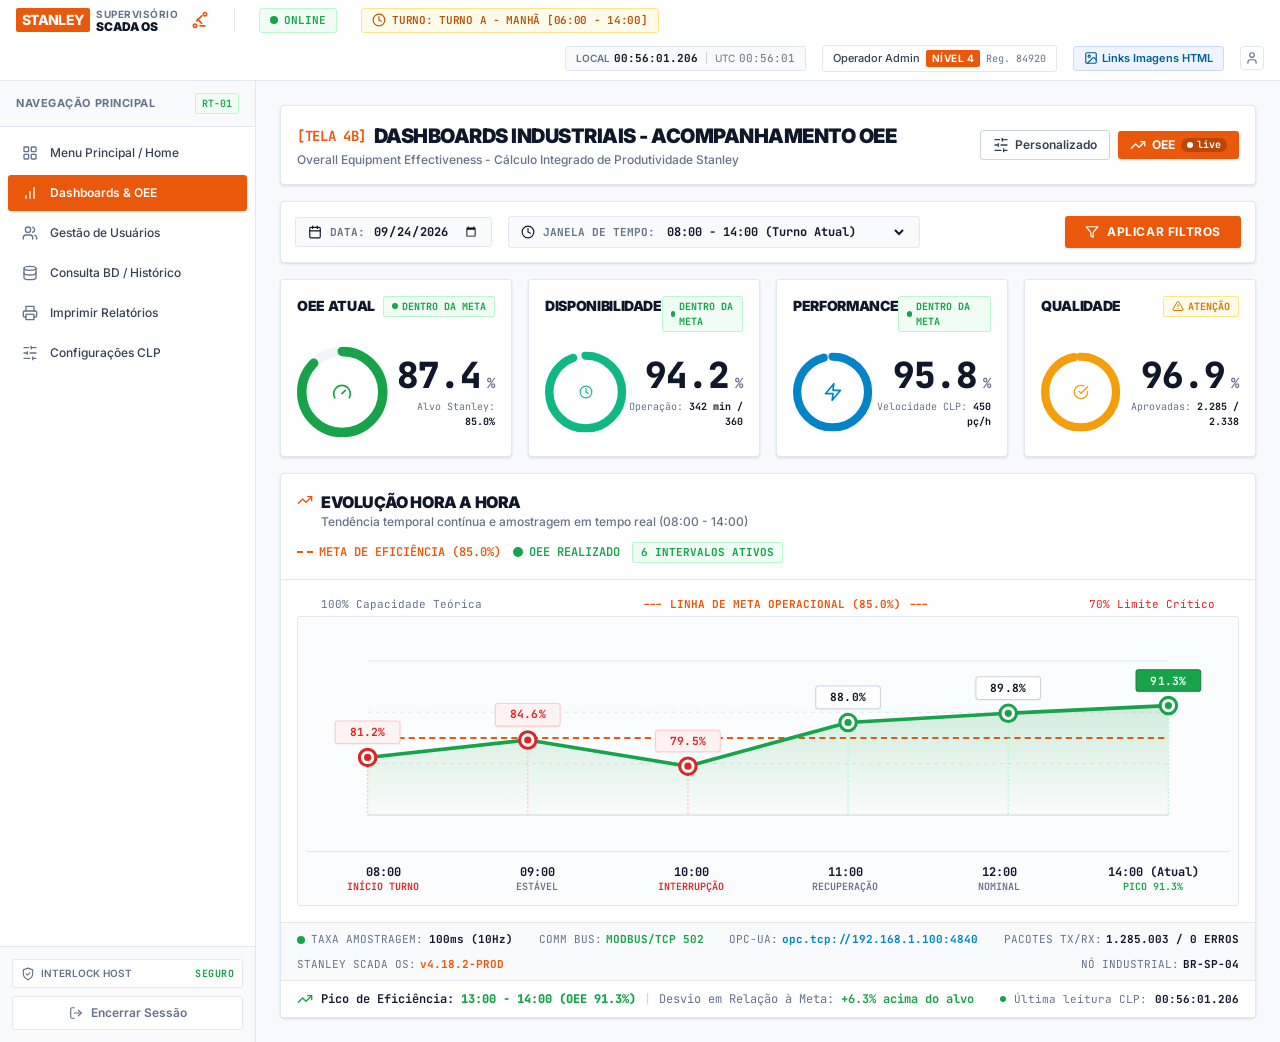
<file: supervisorio_standalone.html>
<!doctype html>
<html lang="pt-BR">
  <head>
    <meta charset="UTF-8" />
    <meta name="viewport" content="width=device-width, initial-scale=1.0" />
    <title>Stanley SCADA OS - Supervisório Industrial OEE (Arquivo Único Standalone)</title>
    <meta name="description" content="Sistema Supervisório SCADA industrial para monitoramento de OEE, telemetria de CLP, rastreamento de turnos e controle de acesso operacional." />
    <link rel="preconnect" href="https://fonts.googleapis.com" />
    <link rel="preconnect" href="https://fonts.gstatic.com" crossorigin />
    <link href="https://fonts.googleapis.com/css2?family=Inter:wght@400;500;600;700;800;900&family=JetBrains+Mono:wght@400;500;600;700;800&display=swap" rel="stylesheet" />
    <style>
/*! tailwindcss v4.3.3 | MIT License | https://tailwindcss.com */
@layer properties{@supports (((-webkit-hyphens:none)) and (not (margin-trim:inline))) or ((-moz-orient:inline) and (not (color:rgb(from red r g b)))){*,:before,:after,::backdrop{--tw-rotate-x:initial;--tw-rotate-y:initial;--tw-rotate-z:initial;--tw-skew-x:initial;--tw-skew-y:initial;--tw-space-y-reverse:0;--tw-divide-y-reverse:0;--tw-border-style:solid;--tw-leading:initial;--tw-font-weight:initial;--tw-tracking:initial;--tw-ordinal:initial;--tw-slashed-zero:initial;--tw-numeric-figure:initial;--tw-numeric-spacing:initial;--tw-numeric-fraction:initial;--tw-shadow:0 0 #0000;--tw-shadow-color:initial;--tw-shadow-alpha:100%;--tw-inset-shadow:0 0 #0000;--tw-inset-shadow-color:initial;--tw-inset-shadow-alpha:100%;--tw-ring-color:initial;--tw-ring-shadow:0 0 #0000;--tw-inset-ring-color:initial;--tw-inset-ring-shadow:0 0 #0000;--tw-ring-inset:initial;--tw-ring-offset-width:0px;--tw-ring-offset-color:#fff;--tw-ring-offset-shadow:0 0 #0000;--tw-backdrop-blur:initial;--tw-backdrop-brightness:initial;--tw-backdrop-contrast:initial;--tw-backdrop-grayscale:initial;--tw-backdrop-hue-rotate:initial;--tw-backdrop-invert:initial;--tw-backdrop-opacity:initial;--tw-backdrop-saturate:initial;--tw-backdrop-sepia:initial;--tw-duration:initial;--tw-ease:initial;--tw-translate-x:0;--tw-translate-y:0;--tw-translate-z:0;--tw-scale-x:1;--tw-scale-y:1;--tw-scale-z:1}}}@layer theme{:root,:host{--font-sans:"Inter", system-ui, -apple-system, BlinkMacSystemFont, "Segoe UI", Roboto, sans-serif;--font-mono:"JetBrains Mono", ui-monospace, SFMono-Regular, Menlo, Monaco, Consolas, monospace;--color-slate-200:oklch(92.9% .013 255.508);--color-slate-300:oklch(86.9% .022 252.894);--color-slate-400:oklch(70.4% .04 256.788);--color-slate-700:oklch(37.2% .044 257.287);--color-black:#000;--color-white:#fff;--spacing:.25rem;--container-sm:24rem;--container-md:28rem;--container-lg:32rem;--container-2xl:42rem;--container-4xl:56rem;--container-6xl:72rem;--text-xs:.75rem;--text-xs--line-height:calc(1 / .75);--text-sm:.875rem;--text-sm--line-height:calc(1.25 / .875);--text-base:1rem;--text-base--line-height:calc(1.5 / 1);--text-lg:1.125rem;--text-lg--line-height:calc(1.75 / 1.125);--text-xl:1.25rem;--text-xl--line-height:calc(1.75 / 1.25);--text-2xl:1.5rem;--text-2xl--line-height:calc(2 / 1.5);--text-3xl:1.875rem;--text-3xl--line-height:calc(2.25 / 1.875);--text-4xl:2.25rem;--text-4xl--line-height:calc(2.5 / 2.25);--font-weight-normal:400;--font-weight-medium:500;--font-weight-semibold:600;--font-weight-bold:700;--font-weight-extrabold:800;--font-weight-black:900;--tracking-tighter:-.05em;--tracking-tight:-.025em;--tracking-wide:.025em;--tracking-wider:.05em;--tracking-widest:.1em;--leading-tight:1.25;--leading-relaxed:1.625;--ease-out:cubic-bezier(0, 0, .2, 1);--animate-spin:spin 1s linear infinite;--animate-ping:ping 1s cubic-bezier(0, 0, .2, 1) infinite;--animate-pulse:pulse 2s cubic-bezier(.4, 0, .6, 1) infinite;--blur-xs:4px;--default-transition-duration:.15s;--default-transition-timing-function:cubic-bezier(.4, 0, .2, 1);--default-font-family:var(--font-sans);--default-mono-font-family:var(--font-mono)}}@layer base{*,:after,:before,::backdrop{box-sizing:border-box;border:0 solid;margin:0;padding:0}::file-selector-button{box-sizing:border-box;border:0 solid;margin:0;padding:0}html,:host{-webkit-text-size-adjust:100%;tab-size:4;line-height:1.5;font-family:var(--default-font-family,-apple-system, BlinkMacSystemFont, "Segoe UI", Roboto, "Helvetica Neue", "Noto Sans", Arial, sans-serif, "Apple Color Emoji", "Segoe UI Emoji", "Segoe UI Symbol", "Noto Color Emoji");font-feature-settings:var(--default-font-feature-settings,normal);font-variation-settings:var(--default-font-variation-settings,normal);-webkit-tap-highlight-color:transparent}hr{height:0;color:inherit;border-top-width:1px}abbr:where([title]){-webkit-text-decoration:underline dotted;text-decoration:underline dotted}h1,h2,h3,h4,h5,h6{font-size:inherit;font-weight:inherit}a{color:inherit;-webkit-text-decoration:inherit;-webkit-text-decoration:inherit;-webkit-text-decoration:inherit;-webkit-text-decoration:inherit;text-decoration:inherit}b,strong{font-weight:bolder}code,kbd,samp,pre{font-family:var(--default-mono-font-family,ui-monospace, SFMono-Regular, Menlo, Monaco, Consolas, "Liberation Mono", "Courier New", monospace);font-feature-settings:var(--default-mono-font-feature-settings,normal);font-variation-settings:var(--default-mono-font-variation-settings,normal);font-size:1em}small{font-size:80%}sub,sup{vertical-align:baseline;font-size:75%;line-height:0;position:relative}sub{bottom:-.25em}sup{top:-.5em}table{text-indent:0;border-color:inherit;border-collapse:collapse}:-moz-focusring:where(:not(iframe)){outline:auto}progress{vertical-align:baseline}summary{display:list-item}ol,ul,menu{list-style:none}img,svg,video,canvas,audio,iframe,embed,object{vertical-align:middle;display:block}img,video{max-width:100%;height:auto}button,input,select,optgroup,textarea{font:inherit;font-feature-settings:inherit;font-variation-settings:inherit;letter-spacing:inherit;color:inherit;opacity:1;background-color:#0000;border-radius:0}::file-selector-button{font:inherit;font-feature-settings:inherit;font-variation-settings:inherit;letter-spacing:inherit;color:inherit;opacity:1;background-color:#0000;border-radius:0}:where(select:is([multiple],[size])) optgroup{font-weight:bolder}:where(select:is([multiple],[size])) optgroup option{padding-inline-start:20px}::file-selector-button{margin-inline-end:4px}::placeholder{opacity:1}@supports (not ((-webkit-appearance:-apple-pay-button))) or (contain-intrinsic-size:1px){::placeholder{color:currentColor}@supports (color:color-mix(in lab, red, red)){::placeholder{color:color-mix(in oklab, currentcolor 50%, transparent)}}}textarea{resize:vertical}::-webkit-search-decoration{-webkit-appearance:none}::-webkit-date-and-time-value{min-height:1lh;text-align:inherit}::-webkit-datetime-edit{display:inline-flex}::-webkit-datetime-edit-fields-wrapper{padding:0}::-webkit-datetime-edit{padding-block:0}::-webkit-datetime-edit-year-field{padding-block:0}::-webkit-datetime-edit-month-field{padding-block:0}::-webkit-datetime-edit-day-field{padding-block:0}::-webkit-datetime-edit-hour-field{padding-block:0}::-webkit-datetime-edit-minute-field{padding-block:0}::-webkit-datetime-edit-second-field{padding-block:0}::-webkit-datetime-edit-millisecond-field{padding-block:0}::-webkit-datetime-edit-meridiem-field{padding-block:0}::-webkit-calendar-picker-indicator{line-height:1}:-moz-ui-invalid{box-shadow:none}button,input:where([type=button],[type=reset],[type=submit]){appearance:button}::file-selector-button{appearance:button}::-webkit-inner-spin-button{height:auto}::-webkit-outer-spin-button{height:auto}[hidden]:where(:not([hidden=until-found])){display:none!important}body{font-family:var(--font-sans)}}@layer components;@layer utilities{.absolute{position:absolute}.fixed{position:fixed}.relative{position:relative}.static{position:static}.inset-0{inset:0}.top-4{top:calc(var(--spacing) * 4)}.right-3{right:calc(var(--spacing) * 3)}.right-4{right:calc(var(--spacing) * 4)}.left-3{left:calc(var(--spacing) * 3)}.left-4{left:calc(var(--spacing) * 4)}.z-50{z-index:50}.mx-auto{margin-inline:auto}.-mt-1{margin-top:calc(var(--spacing) * -1)}.mt-0\.5{margin-top:calc(var(--spacing) * .5)}.mt-1{margin-top:var(--spacing)}.mt-2{margin-top:calc(var(--spacing) * 2)}.mt-3{margin-top:calc(var(--spacing) * 3)}.mt-4{margin-top:calc(var(--spacing) * 4)}.mt-5{margin-top:calc(var(--spacing) * 5)}.mb-1{margin-bottom:var(--spacing)}.mb-1\.5{margin-bottom:calc(var(--spacing) * 1.5)}.mb-2{margin-bottom:calc(var(--spacing) * 2)}.mb-3{margin-bottom:calc(var(--spacing) * 3)}.ml-0\.5{margin-left:calc(var(--spacing) * .5)}.ml-1{margin-left:var(--spacing)}.ml-auto{margin-left:auto}.block{display:block}.contents{display:contents}.flex{display:flex}.grid{display:grid}.hidden{display:none}.inline-block{display:inline-block}.inline-flex{display:inline-flex}.h-0{height:0}.h-1\.5{height:calc(var(--spacing) * 1.5)}.h-2{height:calc(var(--spacing) * 2)}.h-2\.5{height:calc(var(--spacing) * 2.5)}.h-3{height:calc(var(--spacing) * 3)}.h-3\.5{height:calc(var(--spacing) * 3.5)}.h-4{height:calc(var(--spacing) * 4)}.h-5{height:calc(var(--spacing) * 5)}.h-6{height:calc(var(--spacing) * 6)}.h-8{height:calc(var(--spacing) * 8)}.h-10{height:calc(var(--spacing) * 10)}.h-auto{height:auto}.h-full{height:100%}.h-px{height:1px}.max-h-\[90vh\]{max-height:90vh}.min-h-screen{min-height:100vh}.w-1\.5{width:calc(var(--spacing) * 1.5)}.w-2{width:calc(var(--spacing) * 2)}.w-2\.5{width:calc(var(--spacing) * 2.5)}.w-3{width:calc(var(--spacing) * 3)}.w-3\.5{width:calc(var(--spacing) * 3.5)}.w-4{width:calc(var(--spacing) * 4)}.w-5{width:calc(var(--spacing) * 5)}.w-8{width:calc(var(--spacing) * 8)}.w-10{width:calc(var(--spacing) * 10)}.w-48{width:calc(var(--spacing) * 48)}.w-64{width:calc(var(--spacing) * 64)}.w-full{width:100%}.w-px{width:1px}.max-w-2xl{max-width:var(--container-2xl)}.max-w-4xl{max-width:var(--container-4xl)}.max-w-6xl{max-width:var(--container-6xl)}.max-w-\[390px\]{max-width:390px}.max-w-lg{max-width:var(--container-lg)}.max-w-md{max-width:var(--container-md)}.max-w-sm{max-width:var(--container-sm)}.min-w-\[760px\]{min-width:760px}.flex-1{flex:1}.shrink-0{flex-shrink:0}.-rotate-90{rotate:-90deg}.transform{transform:var(--tw-rotate-x,) var(--tw-rotate-y,) var(--tw-rotate-z,) var(--tw-skew-x,) var(--tw-skew-y,)}.animate-ping{animation:var(--animate-ping)}.animate-pulse{animation:var(--animate-pulse)}.animate-spin{animation:var(--animate-spin)}.cursor-pointer{cursor:pointer}.grid-cols-1{grid-template-columns:repeat(1,minmax(0,1fr))}.grid-cols-2{grid-template-columns:repeat(2,minmax(0,1fr))}.grid-cols-3{grid-template-columns:repeat(3,minmax(0,1fr))}.grid-cols-6{grid-template-columns:repeat(6,minmax(0,1fr))}.flex-col{flex-direction:column}.flex-wrap{flex-wrap:wrap}.items-center{align-items:center}.items-start{align-items:flex-start}.justify-between{justify-content:space-between}.justify-center{justify-content:center}.justify-end{justify-content:flex-end}.gap-1{gap:var(--spacing)}.gap-1\.5{gap:calc(var(--spacing) * 1.5)}.gap-2{gap:calc(var(--spacing) * 2)}.gap-2\.5{gap:calc(var(--spacing) * 2.5)}.gap-3{gap:calc(var(--spacing) * 3)}.gap-4{gap:calc(var(--spacing) * 4)}.gap-6{gap:calc(var(--spacing) * 6)}.gap-8{gap:calc(var(--spacing) * 8)}:where(.space-y-1>:not(:last-child)){--tw-space-y-reverse:0;margin-block-start:calc(var(--spacing) * var(--tw-space-y-reverse));margin-block-end:calc(var(--spacing) * calc(1 - var(--tw-space-y-reverse)))}:where(.space-y-1\.5>:not(:last-child)){--tw-space-y-reverse:0;margin-block-start:calc(calc(var(--spacing) * 1.5) * var(--tw-space-y-reverse));margin-block-end:calc(calc(var(--spacing) * 1.5) * calc(1 - var(--tw-space-y-reverse)))}:where(.space-y-2>:not(:last-child)){--tw-space-y-reverse:0;margin-block-start:calc(calc(var(--spacing) * 2) * var(--tw-space-y-reverse));margin-block-end:calc(calc(var(--spacing) * 2) * calc(1 - var(--tw-space-y-reverse)))}:where(.space-y-2\.5>:not(:last-child)){--tw-space-y-reverse:0;margin-block-start:calc(calc(var(--spacing) * 2.5) * var(--tw-space-y-reverse));margin-block-end:calc(calc(var(--spacing) * 2.5) * calc(1 - var(--tw-space-y-reverse)))}:where(.space-y-3>:not(:last-child)){--tw-space-y-reverse:0;margin-block-start:calc(calc(var(--spacing) * 3) * var(--tw-space-y-reverse));margin-block-end:calc(calc(var(--spacing) * 3) * calc(1 - var(--tw-space-y-reverse)))}:where(.space-y-4>:not(:last-child)){--tw-space-y-reverse:0;margin-block-start:calc(calc(var(--spacing) * 4) * var(--tw-space-y-reverse));margin-block-end:calc(calc(var(--spacing) * 4) * calc(1 - var(--tw-space-y-reverse)))}:where(.space-y-6>:not(:last-child)){--tw-space-y-reverse:0;margin-block-start:calc(calc(var(--spacing) * 6) * var(--tw-space-y-reverse));margin-block-end:calc(calc(var(--spacing) * 6) * calc(1 - var(--tw-space-y-reverse)))}.gap-x-4{column-gap:calc(var(--spacing) * 4)}.gap-y-2{row-gap:calc(var(--spacing) * 2)}:where(.divide-y>:not(:last-child)){--tw-divide-y-reverse:0;border-bottom-style:var(--tw-border-style);border-top-style:var(--tw-border-style);border-top-width:calc(1px * var(--tw-divide-y-reverse));border-bottom-width:calc(1px * calc(1 - var(--tw-divide-y-reverse)))}:where(.divide-\[\#e2e8f0\]>:not(:last-child)){border-color:#e2e8f0}.truncate{text-overflow:ellipsis;white-space:nowrap;overflow:hidden}.overflow-hidden{overflow:hidden}.overflow-visible{overflow:visible}.overflow-x-auto{overflow-x:auto}.overflow-y-auto{overflow-y:auto}.rounded{border-radius:.25rem}.rounded-\[2px\]{border-radius:2px}.rounded-\[3px\]{border-radius:3px}.rounded-\[4px\]{border-radius:4px}.rounded-\[6px\]{border-radius:6px}.rounded-full{border-radius:2147483647px}.border{border-style:var(--tw-border-style);border-width:1px}.border-2{border-style:var(--tw-border-style);border-width:2px}.border-t{border-top-style:var(--tw-border-style);border-top-width:1px}.border-t-2{border-top-style:var(--tw-border-style);border-top-width:2px}.border-r{border-right-style:var(--tw-border-style);border-right-width:1px}.border-b{border-bottom-style:var(--tw-border-style);border-bottom-width:1px}.border-b-2{border-bottom-style:var(--tw-border-style);border-bottom-width:2px}.border-dashed{--tw-border-style:dashed;border-style:dashed}.border-none{--tw-border-style:none;border-style:none}.border-\[\#0f172a\]{border-color:#0f172a}.border-\[\#93c5fd\]{border-color:#93c5fd}.border-\[\#94a3b8\]{border-color:#94a3b8}.border-\[\#15803d\]{border-color:#15803d}.border-\[\#bbf7d0\]{border-color:#bbf7d0}.border-\[\#bfdbfe\]{border-color:#bfdbfe}.border-\[\#cbd5e1\]{border-color:#cbd5e1}.border-\[\#cbdbf5\]{border-color:#cbdbf5}.border-\[\#e2e8f0\]{border-color:#e2e8f0}.border-\[\#ea580c\]{border-color:#ea580c}.border-\[\#f1f5f9\]{border-color:#f1f5f9}.border-\[\#fde68a\]{border-color:#fde68a}.border-\[\#fecaca\]{border-color:#fecaca}.border-\[\#fed7aa\]{border-color:#fed7aa}.border-\[\#ffedd5\]{border-color:#ffedd5}.border-slate-300{border-color:var(--color-slate-300)}.border-white{border-color:var(--color-white)}.border-t-transparent{border-top-color:#0000}.bg-\[\#16a34a\]{background-color:#16a34a}.bg-\[\#94a3b8\]{background-color:#94a3b8}.bg-\[\#64748b\]{background-color:#64748b}.bg-\[\#cbd5e1\]{background-color:#cbd5e1}.bg-\[\#d97706\]{background-color:#d97706}.bg-\[\#dc2626\]{background-color:#dc2626}.bg-\[\#e2e8f0\]{background-color:#e2e8f0}.bg-\[\#ea580c\]{background-color:#ea580c}.bg-\[\#eff4ff\]{background-color:#eff4ff}.bg-\[\#eff6ff\]{background-color:#eff6ff}.bg-\[\#f0fdf4\]{background-color:#f0fdf4}.bg-\[\#f1f5f9\]{background-color:#f1f5f9}.bg-\[\#f8f9fc\]{background-color:#f8f9fc}.bg-\[\#f8f9ff\]{background-color:#f8f9ff}.bg-\[\#f8fafc\]{background-color:#f8fafc}.bg-\[\#f8fafc\]\/50{background-color:oklab(98.4152% -.00128621 -.00316101/.5)}.bg-\[\#fbfcfe\]{background-color:#fbfcfe}.bg-\[\#fef2f2\]{background-color:#fef2f2}.bg-\[\#fff7ed\]{background-color:#fff7ed}.bg-\[\#fffaf5\]{background-color:#fffaf5}.bg-\[\#fffbeb\]{background-color:#fffbeb}.bg-black\/20{background-color:#0003}@supports (color:color-mix(in lab, red, red)){.bg-black\/20{background-color:color-mix(in oklab, var(--color-black) 20%, transparent)}}.bg-black\/40{background-color:#0006}@supports (color:color-mix(in lab, red, red)){.bg-black\/40{background-color:color-mix(in oklab, var(--color-black) 40%, transparent)}}.bg-black\/60{background-color:#0009}@supports (color:color-mix(in lab, red, red)){.bg-black\/60{background-color:color-mix(in oklab, var(--color-black) 60%, transparent)}}.bg-slate-200{background-color:var(--color-slate-200)}.bg-slate-400{background-color:var(--color-slate-400)}.bg-transparent{background-color:#0000}.bg-white{background-color:var(--color-white)}.stroke-current{stroke:currentColor}.p-1{padding:var(--spacing)}.p-1\.5{padding:calc(var(--spacing) * 1.5)}.p-2{padding:calc(var(--spacing) * 2)}.p-2\.5{padding:calc(var(--spacing) * 2.5)}.p-3{padding:calc(var(--spacing) * 3)}.p-3\.5{padding:calc(var(--spacing) * 3.5)}.p-4{padding:calc(var(--spacing) * 4)}.p-5{padding:calc(var(--spacing) * 5)}.p-6{padding:calc(var(--spacing) * 6)}.p-7{padding:calc(var(--spacing) * 7)}.px-1{padding-inline:var(--spacing)}.px-1\.5{padding-inline:calc(var(--spacing) * 1.5)}.px-2{padding-inline:calc(var(--spacing) * 2)}.px-2\.5{padding-inline:calc(var(--spacing) * 2.5)}.px-3{padding-inline:calc(var(--spacing) * 3)}.px-3\.5{padding-inline:calc(var(--spacing) * 3.5)}.px-4{padding-inline:calc(var(--spacing) * 4)}.px-5{padding-inline:calc(var(--spacing) * 5)}.px-6{padding-inline:calc(var(--spacing) * 6)}.py-0\.5{padding-block:calc(var(--spacing) * .5)}.py-1{padding-block:var(--spacing)}.py-1\.5{padding-block:calc(var(--spacing) * 1.5)}.py-2{padding-block:calc(var(--spacing) * 2)}.py-2\.5{padding-block:calc(var(--spacing) * 2.5)}.py-3{padding-block:calc(var(--spacing) * 3)}.py-4{padding-block:calc(var(--spacing) * 4)}.pt-1{padding-top:var(--spacing)}.pt-2{padding-top:calc(var(--spacing) * 2)}.pt-3{padding-top:calc(var(--spacing) * 3)}.pt-4{padding-top:calc(var(--spacing) * 4)}.pt-8{padding-top:calc(var(--spacing) * 8)}.pr-1{padding-right:var(--spacing)}.pr-3{padding-right:calc(var(--spacing) * 3)}.pr-9{padding-right:calc(var(--spacing) * 9)}.pb-2{padding-bottom:calc(var(--spacing) * 2)}.pb-3{padding-bottom:calc(var(--spacing) * 3)}.pb-4{padding-bottom:calc(var(--spacing) * 4)}.pl-9{padding-left:calc(var(--spacing) * 9)}.text-center{text-align:center}.text-left{text-align:left}.text-right{text-align:right}.font-mono{font-family:var(--font-mono)}.font-sans{font-family:var(--font-sans)}.text-2xl{font-size:var(--text-2xl);line-height:var(--tw-leading,var(--text-2xl--line-height))}.text-3xl{font-size:var(--text-3xl);line-height:var(--tw-leading,var(--text-3xl--line-height))}.text-base{font-size:var(--text-base);line-height:var(--tw-leading,var(--text-base--line-height))}.text-lg{font-size:var(--text-lg);line-height:var(--tw-leading,var(--text-lg--line-height))}.text-sm{font-size:var(--text-sm);line-height:var(--tw-leading,var(--text-sm--line-height))}.text-xl{font-size:var(--text-xl);line-height:var(--tw-leading,var(--text-xl--line-height))}.text-xs{font-size:var(--text-xs);line-height:var(--tw-leading,var(--text-xs--line-height))}.text-\[9px\]{font-size:9px}.text-\[10px\]{font-size:10px}.text-\[11px\]{font-size:11px}.leading-none{--tw-leading:1;line-height:1}.leading-relaxed{--tw-leading:var(--leading-relaxed);line-height:var(--leading-relaxed)}.leading-tight{--tw-leading:var(--leading-tight);line-height:var(--leading-tight)}.font-black{--tw-font-weight:var(--font-weight-black);font-weight:var(--font-weight-black)}.font-bold{--tw-font-weight:var(--font-weight-bold);font-weight:var(--font-weight-bold)}.font-extrabold{--tw-font-weight:var(--font-weight-extrabold);font-weight:var(--font-weight-extrabold)}.font-medium{--tw-font-weight:var(--font-weight-medium);font-weight:var(--font-weight-medium)}.font-normal{--tw-font-weight:var(--font-weight-normal);font-weight:var(--font-weight-normal)}.font-semibold{--tw-font-weight:var(--font-weight-semibold);font-weight:var(--font-weight-semibold)}.tracking-tight{--tw-tracking:var(--tracking-tight);letter-spacing:var(--tracking-tight)}.tracking-tighter{--tw-tracking:var(--tracking-tighter);letter-spacing:var(--tracking-tighter)}.tracking-wide{--tw-tracking:var(--tracking-wide);letter-spacing:var(--tracking-wide)}.tracking-wider{--tw-tracking:var(--tracking-wider);letter-spacing:var(--tracking-wider)}.tracking-widest{--tw-tracking:var(--tracking-widest);letter-spacing:var(--tracking-widest)}.whitespace-pre{white-space:pre}.text-\[\#0f172a\]{color:#0f172a}.text-\[\#1e40af\]{color:#1e40af}.text-\[\#9a3412\]{color:#9a3412}.text-\[\#10b981\]{color:#10b981}.text-\[\#16a34a\]{color:#16a34a}.text-\[\#0284c7\]{color:#0284c7}.text-\[\#006194\]{color:#006194}.text-\[\#64748b\]{color:#64748b}.text-\[\#166534\]{color:#166534}.text-\[\#334155\]{color:#334155}.text-\[\#475569\]{color:#475569}.text-\[\#b45309\]{color:#b45309}.text-\[\#c2410c\]{color:#c2410c}.text-\[\#cbd5e1\]{color:#cbd5e1}.text-\[\#d97706\]{color:#d97706}.text-\[\#dc2626\]{color:#dc2626}.text-\[\#ea580c\]{color:#ea580c}.text-\[\#f59e0b\]{color:#f59e0b}.text-slate-700{color:var(--color-slate-700)}.text-white{color:var(--color-white)}.uppercase{text-transform:uppercase}.tabular-nums{--tw-numeric-spacing:tabular-nums;font-variant-numeric:var(--tw-ordinal,) var(--tw-slashed-zero,) var(--tw-numeric-figure,) var(--tw-numeric-spacing,) var(--tw-numeric-fraction,)}.antialiased{-webkit-font-smoothing:antialiased;-moz-osx-font-smoothing:grayscale}.placeholder-\[\#94a3b8\]::placeholder{color:#94a3b8}.shadow-2xl{--tw-shadow:0 25px 50px -12px var(--tw-shadow-color,#00000040);box-shadow:var(--tw-inset-shadow), var(--tw-inset-ring-shadow), var(--tw-ring-offset-shadow), var(--tw-ring-shadow), var(--tw-shadow)}.shadow-2xs{--tw-shadow:0 1px var(--tw-shadow-color,#0000000d);box-shadow:var(--tw-inset-shadow), var(--tw-inset-ring-shadow), var(--tw-ring-offset-shadow), var(--tw-ring-shadow), var(--tw-shadow)}.shadow-sm{--tw-shadow:0 1px 3px 0 var(--tw-shadow-color,#0000001a), 0 1px 2px -1px var(--tw-shadow-color,#0000001a);box-shadow:var(--tw-inset-shadow), var(--tw-inset-ring-shadow), var(--tw-ring-offset-shadow), var(--tw-ring-shadow), var(--tw-shadow)}.shadow-xl{--tw-shadow:0 20px 25px -5px var(--tw-shadow-color,#0000001a), 0 8px 10px -6px var(--tw-shadow-color,#0000001a);box-shadow:var(--tw-inset-shadow), var(--tw-inset-ring-shadow), var(--tw-ring-offset-shadow), var(--tw-ring-shadow), var(--tw-shadow)}.shadow-xs{--tw-shadow:0 1px 2px 0 var(--tw-shadow-color,#0000000d);box-shadow:var(--tw-inset-shadow), var(--tw-inset-ring-shadow), var(--tw-ring-offset-shadow), var(--tw-ring-shadow), var(--tw-shadow)}.backdrop-blur-xs{--tw-backdrop-blur:blur(var(--blur-xs));-webkit-backdrop-filter:var(--tw-backdrop-blur,) var(--tw-backdrop-brightness,) var(--tw-backdrop-contrast,) var(--tw-backdrop-grayscale,) var(--tw-backdrop-hue-rotate,) var(--tw-backdrop-invert,) var(--tw-backdrop-opacity,) var(--tw-backdrop-saturate,) var(--tw-backdrop-sepia,);backdrop-filter:var(--tw-backdrop-blur,) var(--tw-backdrop-brightness,) var(--tw-backdrop-contrast,) var(--tw-backdrop-grayscale,) var(--tw-backdrop-hue-rotate,) var(--tw-backdrop-invert,) var(--tw-backdrop-opacity,) var(--tw-backdrop-saturate,) var(--tw-backdrop-sepia,)}.transition-all{transition-property:all;transition-timing-function:var(--tw-ease,var(--default-transition-timing-function));transition-duration:var(--tw-duration,var(--default-transition-duration))}.transition-colors{transition-property:color,background-color,border-color,outline-color,text-decoration-color,fill,stroke,--tw-gradient-from,--tw-gradient-via,--tw-gradient-to;transition-timing-function:var(--tw-ease,var(--default-transition-timing-function));transition-duration:var(--tw-duration,var(--default-transition-duration))}.transition-transform{transition-property:transform,translate,scale,rotate;transition-timing-function:var(--tw-ease,var(--default-transition-timing-function));transition-duration:var(--tw-duration,var(--default-transition-duration))}.duration-700{--tw-duration:.7s;transition-duration:.7s}.ease-out{--tw-ease:var(--ease-out);transition-timing-function:var(--ease-out)}.select-none{-webkit-user-select:none;user-select:none}@media (hover:hover){.group-hover\:translate-x-0\.5:is(:where(.group):hover *){--tw-translate-x:calc(var(--spacing) * .5);translate:var(--tw-translate-x) var(--tw-translate-y)}.group-hover\:-translate-y-1:is(:where(.group):hover *){--tw-translate-y:calc(var(--spacing) * -1);translate:var(--tw-translate-x) var(--tw-translate-y)}.group-hover\:scale-105:is(:where(.group):hover *){--tw-scale-x:105%;--tw-scale-y:105%;--tw-scale-z:105%;scale:var(--tw-scale-x) var(--tw-scale-y)}.group-hover\:scale-125:is(:where(.group):hover *){--tw-scale-x:125%;--tw-scale-y:125%;--tw-scale-z:125%;scale:var(--tw-scale-x) var(--tw-scale-y)}.group-hover\:text-\[\#ea580c\]:is(:where(.group):hover *){color:#ea580c}}.selection\:bg-\[\#ea580c\]\/20 ::selection{background-color:oklab(64.6072% .146402 .127786/.2)}.selection\:bg-\[\#ea580c\]\/20::selection{background-color:oklab(64.6072% .146402 .127786/.2)}.selection\:text-\[\#ea580c\] ::selection{color:#ea580c}.selection\:text-\[\#ea580c\]::selection{color:#ea580c}@media (hover:hover){.hover\:border-\[\#ea580c\]:hover{border-color:#ea580c}.hover\:border-\[\#fecaca\]:hover{border-color:#fecaca}.hover\:bg-\[\#15803d\]:hover{background-color:#15803d}.hover\:bg-\[\#c2410c\]:hover{background-color:#c2410c}.hover\:bg-\[\#dce9ff\]:hover{background-color:#dce9ff}.hover\:bg-\[\#dcfce7\]:hover{background-color:#dcfce7}.hover\:bg-\[\#eff4ff\]:hover{background-color:#eff4ff}.hover\:bg-\[\#f1f5f9\]:hover{background-color:#f1f5f9}.hover\:bg-\[\#f8fafc\]:hover{background-color:#f8fafc}.hover\:bg-\[\#fee2e2\]:hover{background-color:#fee2e2}.hover\:bg-\[\#fef2f2\]:hover{background-color:#fef2f2}.hover\:bg-slate-300:hover{background-color:var(--color-slate-300)}.hover\:text-\[\#0f172a\]:hover{color:#0f172a}.hover\:text-\[\#004b73\]:hover{color:#004b73}.hover\:text-\[\#dc2626\]:hover{color:#dc2626}.hover\:shadow-md:hover{--tw-shadow:0 4px 6px -1px var(--tw-shadow-color,#0000001a), 0 2px 4px -2px var(--tw-shadow-color,#0000001a);box-shadow:var(--tw-inset-shadow), var(--tw-inset-ring-shadow), var(--tw-ring-offset-shadow), var(--tw-ring-shadow), var(--tw-shadow)}.hover\:shadow-xs:hover{--tw-shadow:0 1px 2px 0 var(--tw-shadow-color,#0000000d);box-shadow:var(--tw-inset-shadow), var(--tw-inset-ring-shadow), var(--tw-ring-offset-shadow), var(--tw-ring-shadow), var(--tw-shadow)}}.focus\:border-\[\#ea580c\]:focus{border-color:#ea580c}.focus\:ring-1:focus{--tw-ring-shadow:var(--tw-ring-inset,) 0 0 0 calc(1px + var(--tw-ring-offset-width)) var(--tw-ring-color,currentcolor);box-shadow:var(--tw-inset-shadow), var(--tw-inset-ring-shadow), var(--tw-ring-offset-shadow), var(--tw-ring-shadow), var(--tw-shadow)}.focus\:ring-\[\#ea580c\]:focus{--tw-ring-color:#ea580c}.focus\:outline-none:focus{--tw-outline-style:none;outline-style:none}.active\:bg-\[\#9a3412\]:active{background-color:#9a3412}@media (width>=40rem){.sm\:block{display:block}.sm\:inline{display:inline}.sm\:grid-cols-2{grid-template-columns:repeat(2,minmax(0,1fr))}.sm\:grid-cols-4{grid-template-columns:repeat(4,minmax(0,1fr))}}@media (width>=48rem){.md\:block{display:block}.md\:flex{display:flex}.md\:inline{display:inline}.md\:grid-cols-2{grid-template-columns:repeat(2,minmax(0,1fr))}.md\:gap-4{gap:calc(var(--spacing) * 4)}.md\:gap-5{gap:calc(var(--spacing) * 5)}.md\:p-6{padding:calc(var(--spacing) * 6)}.md\:p-8{padding:calc(var(--spacing) * 8)}.md\:px-8{padding-inline:calc(var(--spacing) * 8)}.md\:text-2xl{font-size:var(--text-2xl);line-height:var(--tw-leading,var(--text-2xl--line-height))}.md\:text-4xl{font-size:var(--text-4xl);line-height:var(--tw-leading,var(--text-4xl--line-height))}.md\:text-sm{font-size:var(--text-sm);line-height:var(--tw-leading,var(--text-sm--line-height))}.md\:text-xl{font-size:var(--text-xl);line-height:var(--tw-leading,var(--text-xl--line-height))}}@media (width>=64rem){.lg\:flex{display:flex}.lg\:grid-cols-2{grid-template-columns:repeat(2,minmax(0,1fr))}.lg\:grid-cols-3{grid-template-columns:repeat(3,minmax(0,1fr))}}@media (width>=80rem){.xl\:grid-cols-4{grid-template-columns:repeat(4,minmax(0,1fr))}}@media print{.print\:hidden{display:none}.print\:border-none{--tw-border-style:none;border-style:none}.print\:shadow-none{--tw-shadow:0 0 #0000;box-shadow:var(--tw-inset-shadow), var(--tw-inset-ring-shadow), var(--tw-ring-offset-shadow), var(--tw-ring-shadow), var(--tw-shadow)}}}::-webkit-scrollbar{width:6px;height:6px}::-webkit-scrollbar-track{background:#f1f5f9}::-webkit-scrollbar-thumb{background:#cbd5e1;border-radius:3px}::-webkit-scrollbar-thumb:hover{background:#94a3b8}@property --tw-rotate-x{syntax:"*";inherits:false}@property --tw-rotate-y{syntax:"*";inherits:false}@property --tw-rotate-z{syntax:"*";inherits:false}@property --tw-skew-x{syntax:"*";inherits:false}@property --tw-skew-y{syntax:"*";inherits:false}@property --tw-space-y-reverse{syntax:"*";inherits:false;initial-value:0}@property --tw-divide-y-reverse{syntax:"*";inherits:false;initial-value:0}@property --tw-border-style{syntax:"*";inherits:false;initial-value:solid}@property --tw-leading{syntax:"*";inherits:false}@property --tw-font-weight{syntax:"*";inherits:false}@property --tw-tracking{syntax:"*";inherits:false}@property --tw-ordinal{syntax:"*";inherits:false}@property --tw-slashed-zero{syntax:"*";inherits:false}@property --tw-numeric-figure{syntax:"*";inherits:false}@property --tw-numeric-spacing{syntax:"*";inherits:false}@property --tw-numeric-fraction{syntax:"*";inherits:false}@property --tw-shadow{syntax:"*";inherits:false;initial-value:0 0 #0000}@property --tw-shadow-color{syntax:"*";inherits:false}@property --tw-shadow-alpha{syntax:"<percentage>";inherits:false;initial-value:100%}@property --tw-inset-shadow{syntax:"*";inherits:false;initial-value:0 0 #0000}@property --tw-inset-shadow-color{syntax:"*";inherits:false}@property --tw-inset-shadow-alpha{syntax:"<percentage>";inherits:false;initial-value:100%}@property --tw-ring-color{syntax:"*";inherits:false}@property --tw-ring-shadow{syntax:"*";inherits:false;initial-value:0 0 #0000}@property --tw-inset-ring-color{syntax:"*";inherits:false}@property --tw-inset-ring-shadow{syntax:"*";inherits:false;initial-value:0 0 #0000}@property --tw-ring-inset{syntax:"*";inherits:false}@property --tw-ring-offset-width{syntax:"<length>";inherits:false;initial-value:0}@property --tw-ring-offset-color{syntax:"*";inherits:false;initial-value:#fff}@property --tw-ring-offset-shadow{syntax:"*";inherits:false;initial-value:0 0 #0000}@property --tw-backdrop-blur{syntax:"*";inherits:false}@property --tw-backdrop-brightness{syntax:"*";inherits:false}@property --tw-backdrop-contrast{syntax:"*";inherits:false}@property --tw-backdrop-grayscale{syntax:"*";inherits:false}@property --tw-backdrop-hue-rotate{syntax:"*";inherits:false}@property --tw-backdrop-invert{syntax:"*";inherits:false}@property --tw-backdrop-opacity{syntax:"*";inherits:false}@property --tw-backdrop-saturate{syntax:"*";inherits:false}@property --tw-backdrop-sepia{syntax:"*";inherits:false}@property --tw-duration{syntax:"*";inherits:false}@property --tw-ease{syntax:"*";inherits:false}@property --tw-translate-x{syntax:"*";inherits:false;initial-value:0}@property --tw-translate-y{syntax:"*";inherits:false;initial-value:0}@property --tw-translate-z{syntax:"*";inherits:false;initial-value:0}@property --tw-scale-x{syntax:"*";inherits:false;initial-value:1}@property --tw-scale-y{syntax:"*";inherits:false;initial-value:1}@property --tw-scale-z{syntax:"*";inherits:false;initial-value:1}@keyframes spin{to{transform:rotate(360deg)}}@keyframes ping{75%,to{opacity:0;transform:scale(2)}}@keyframes pulse{50%{opacity:.5}}

    </style>
  </head>
  <body class="bg-[#f8f9ff] text-[#0f172a] antialiased selection:bg-[#ea580c]/20 selection:text-[#ea580c]">
    <div id="root"></div>
    <script>
/**
 * Stanley SCADA OS - Supervisório Industrial OEE
 * Motor de Interface Frontend (HTML / CSS / JS Vanilla)
 * Executa 100% localmente sem CORS, sem módulos externos e preparado para integração com o Back-end.
 */

// ==========================================
// 1. CONFIGURAÇÃO DE INTEGRAÇÃO COM BACK-END
// ==========================================
const BACKEND_CONFIG = {
  // Altere para a URL do seu servidor back-end quando iniciá-lo
  apiBaseUrl: 'http://localhost:3001/api',
  // Modo mock local: mantém a aplicação interativa mesmo sem o back-end rodando
  useMock: true,
};

// ==========================================
// 2. ESTADO GLOBAL DA APLICAÇÃO (SCADA STATE)
// ==========================================
const scadaState = {
  currentScreen: 'oee', // 'login' | 'home' | 'oee' | 'users' | 'history' | 'reports' | 'plc_config'
  isLive: true,
  isOnline: true,
  isInterlockSecure: true,
  isFilterApplied: false,
  selectedPoint: null,
  customFilterModal: false,
  isImageLinksModalOpen: false,
  isAddUserModalOpen: false,
  userSearchTerm: '',
  historySearchTerm: '',

  // Operador e Turno ativo
  currentShift: {
    id: 'shift-1',
    name: 'TURNO',
    code: 'TURNO A - MANHÃ',
    timeRange: '06:00 - 14:00',
    operator: 'Matheus Vitorino',
    operatorBadge: '84920',
    operatorRole: 'Admin',
    operatorLevel: 4,
  },

  // Telemetria Industrial
  telemetry: {
    sampleRate: '100ms (10Hz)',
    commBus: 'MODBUS/TCP 502',
    opcUa: 'opc.tcp://192.168.1.100:4840',
    packetsTx: 1284992,
    packetsRx: 1284992,
    errors: 0,
    version: 'v4.18.2-PROD',
    industrialNode: 'BR-SP-04',
    lastReading: '14:00:00.000',
    interlockSecure: true,
  },

  // Índices OEE Globais
  metrics: {
    oee: 87.4,
    availability: 94.2,
    performance: 95.8,
    quality: 96.9,
  },

  // Amostragem Horária (Evolução Hora a Hora - Tela 4B)
  hourlyData: [
    {
      hour: '08:00',
      label: 'Início Turno',
      oee: 81.2,
      target: 85.0,
      status: 'alarm',
      tag: 'Início Turno',
      piecesProduced: 310,
      scrapPieces: 12,
      downtimeMinutes: 18,
      availability: 88.5,
      performance: 92.1,
      quality: 96.1,
    },
    {
      hour: '09:00',
      label: 'Estável',
      oee: 84.6,
      target: 85.0,
      status: 'warning',
      tag: 'Estável',
      piecesProduced: 395,
      scrapPieces: 8,
      downtimeMinutes: 7,
      availability: 91.0,
      performance: 93.8,
      quality: 98.0,
    },
    {
      hour: '10:00',
      label: 'Interrupção',
      oee: 79.5,
      target: 85.0,
      status: 'alarm',
      tag: 'Interrupção',
      piecesProduced: 280,
      scrapPieces: 19,
      downtimeMinutes: 24,
      availability: 82.0,
      performance: 97.0,
      quality: 93.2,
    },
    {
      hour: '11:00',
      label: 'Recuperação',
      oee: 88.0,
      target: 85.0,
      status: 'nominal',
      tag: 'Recuperação',
      piecesProduced: 420,
      scrapPieces: 5,
      downtimeMinutes: 0,
      availability: 94.5,
      performance: 96.0,
      quality: 98.8,
    },
    {
      hour: '12:00',
      label: 'Nominal',
      oee: 89.8,
      target: 85.0,
      status: 'nominal',
      tag: 'Nominal',
      piecesProduced: 435,
      scrapPieces: 4,
      downtimeMinutes: 0,
      availability: 95.2,
      performance: 97.4,
      quality: 99.1,
    },
    {
      hour: '14:00 (Atual)',
      label: 'Pico 91.3%',
      oee: 91.3,
      target: 85.0,
      status: 'nominal',
      tag: 'Pico 91.3%',
      piecesProduced: 450,
      scrapPieces: 3,
      downtimeMinutes: 0,
      availability: 96.0,
      performance: 98.1,
      quality: 99.3,
      isPeak: true,
    },
  ],

  // Linhas de Produção
  productionLines: [
    {
      id: 'L01',
      name: 'Linha 01 - Prensa & Estampagem Stanley',
      status: 'OPERANDO',
      statusColor: '#16a34a',
      oee: 87.4,
      availability: 94.2,
      performance: 95.8,
      quality: 96.9,
      currentSpeed: '450 pç/h',
      targetSpeed: '470 pç/h',
      activeShift: 'Turno A (Manhã)',
      operator: 'OP-77492-SP (Matheus V.)',
      clpNode: '192.168.1.101',
    },
    {
      id: 'L02',
      name: 'Linha 02 - Célula Robótica de Solda',
      status: 'OPERANDO',
      statusColor: '#16a34a',
      oee: 89.2,
      availability: 96.0,
      performance: 94.5,
      quality: 98.3,
      currentSpeed: '320 ciclos/h',
      targetSpeed: '330 ciclos/h',
      activeShift: 'Turno A (Manhã)',
      operator: 'OP-33921-SP (Carlos M.)',
      clpNode: '192.168.1.102',
    },
    {
      id: 'L03',
      name: 'Linha 03 - Centro de Usinagem CNC 5-Eixos',
      status: 'ATENÇÃO - SETUP',
      statusColor: '#d97706',
      oee: 76.8,
      availability: 81.5,
      performance: 97.0,
      quality: 97.2,
      currentSpeed: '185 pç/h',
      targetSpeed: '240 pç/h',
      activeShift: 'Turno A (Manhã)',
      operator: 'OP-11844-SP (Lucas F.)',
      clpNode: '192.168.1.103',
    },
    {
      id: 'L04',
      name: 'Linha 04 - Montagem & Interlock Final',
      status: 'OPERANDO',
      statusColor: '#16a34a',
      oee: 92.1,
      availability: 97.4,
      performance: 95.9,
      quality: 98.6,
      currentSpeed: '510 pç/h',
      targetSpeed: '520 pç/h',
      activeShift: 'Turno A (Manhã)',
      operator: 'OP-55219-SP (Juliana R.)',
      clpNode: '192.168.1.104',
    },
  ],

  // Operadores e Crachás
  users: [
    {
      id: 'usr-1',
      badge: 'OP-77492-SP',
      name: 'Matheus Vitorino',
      role: 'Operador Admin',
      level: 4,
      shift: 'Turno A - Manhã',
      status: 'Ativo',
      lastAccess: 'Hoje, 10:42:18',
    },
    {
      id: 'usr-2',
      badge: 'OP-33921-SP',
      name: 'Carlos Mendes',
      role: 'Engenheiro de Automação',
      level: 3,
      shift: 'Turno A - Manhã',
      status: 'Ativo',
      lastAccess: 'Hoje, 09:15:02',
    },
    {
      id: 'usr-3',
      badge: 'OP-11844-SP',
      name: 'Lucas Ferreira',
      role: 'Técnico de Linha',
      level: 2,
      shift: 'Turno A - Manhã',
      status: 'Em Pausa',
      lastAccess: 'Hoje, 08:00:10',
    },
    {
      id: 'usr-4',
      badge: 'OP-55219-SP',
      name: 'Juliana Rocha',
      role: 'Líder de Manutenção',
      level: 3,
      shift: 'Turno B - Tarde',
      status: 'Desconectado',
      lastAccess: 'Ontem, 21:40:00',
    },
    {
      id: 'usr-5',
      badge: 'OP-99104-SP',
      name: 'Roberto Souza',
      role: 'Supervisor de Produção',
      level: 4,
      shift: 'Turno C - Noite',
      status: 'Desconectado',
      lastAccess: 'Ontem, 05:58:30',
    },
  ],

  // Histórico de Produção
  history: [
    {
      id: 'REC-9410',
      timestamp: '24/09/2026 14:00:00',
      batchId: 'BATCH-2026-0924-A',
      shift: 'Turno A',
      oee: 91.3,
      availability: 96.0,
      performance: 98.1,
      quality: 99.3,
      productionCount: 450,
      scrapCount: 3,
      plcStatus: 'NOMINAL_RUN',
    },
    {
      id: 'REC-9409',
      timestamp: '24/09/2026 12:00:00',
      batchId: 'BATCH-2026-0924-A',
      shift: 'Turno A',
      oee: 89.8,
      availability: 95.2,
      performance: 97.4,
      quality: 99.1,
      productionCount: 435,
      scrapCount: 4,
      plcStatus: 'NOMINAL_RUN',
    },
    {
      id: 'REC-9408',
      timestamp: '24/09/2026 11:00:00',
      batchId: 'BATCH-2026-0924-A',
      shift: 'Turno A',
      oee: 88.0,
      availability: 94.5,
      performance: 96.0,
      quality: 98.8,
      productionCount: 420,
      scrapCount: 5,
      plcStatus: 'NOMINAL_RUN',
    },
    {
      id: 'REC-9407',
      timestamp: '24/09/2026 10:00:00',
      batchId: 'BATCH-2026-0924-A',
      shift: 'Turno A',
      oee: 79.5,
      availability: 82.0,
      performance: 97.0,
      quality: 93.2,
      productionCount: 280,
      scrapCount: 19,
      plcStatus: 'INTERRUPCAO_SENSOR',
    },
    {
      id: 'REC-9406',
      timestamp: '24/09/2026 09:00:00',
      batchId: 'BATCH-2026-0924-A',
      shift: 'Turno A',
      oee: 84.6,
      availability: 91.0,
      performance: 93.8,
      quality: 98.0,
      productionCount: 395,
      scrapCount: 8,
      plcStatus: 'NOMINAL_RUN',
    },
    {
      id: 'REC-9405',
      timestamp: '24/09/2026 08:00:00',
      batchId: 'BATCH-2026-0924-A',
      shift: 'Turno A',
      oee: 81.2,
      availability: 88.5,
      performance: 92.1,
      quality: 96.1,
      productionCount: 310,
      scrapCount: 12,
      plcStatus: 'INICIO_TURNO',
    },
    {
      id: 'REC-9404',
      timestamp: '23/09/2026 21:50:00',
      batchId: 'BATCH-2026-0923-B',
      shift: 'Turno B',
      oee: 86.9,
      availability: 93.1,
      performance: 95.0,
      quality: 98.2,
      productionCount: 412,
      scrapCount: 7,
      plcStatus: 'NOMINAL_RUN',
    },
  ],

  // Registradores Holding Modbus
  plcRegisters: [
    { address: 'HR_40001', name: 'Ciclos_Prensa_Contador', type: 'UINT32', value: '2338', access: 'R' },
    { address: 'HR_40002', name: 'Sensor_Pressao_Hidraulica', type: 'FLOAT32', value: '184.5 BAR', access: 'R' },
    { address: 'HR_40003', name: 'Temperatura_Matriz_Estampo', type: 'FLOAT32', value: '62.4 °C', access: 'R' },
    { address: 'HR_40004', name: 'Setpoint_Cadencia_Minuto', type: 'UINT16', value: '8 pç/min', access: 'R/W' },
    { address: 'HR_40005', name: 'Status_Interlock_Cortina_Luz', type: 'BOOL', value: 'TRUE (SEGURO)', access: 'R' },
    { address: 'HR_40006', name: 'Contador_Pecas_Aprovadas', type: 'UINT32', value: '2285', access: 'R' },
    { address: 'HR_40007', name: 'Contador_Refugos_Sensor_Optico', type: 'UINT16', value: '53', access: 'R' },
    { address: 'HR_40008', name: 'Velocidade_Motor_Principal', type: 'UINT16', value: '1750 RPM', access: 'R/W' },
  ],
};

// ==========================================
// 3. ÍCONES VETORIAIS SVG EMBUTIDOS (OFFLINE)
// ==========================================
const ICONS = {
  robotArm: `<svg class="w-5 h-5 stroke-current" viewBox="0 0 24 24" fill="none" stroke-width="2" stroke-linecap="round" stroke-linejoin="round"><circle cx="18" cy="5" r="2"/><circle cx="6" cy="19" r="2"/><path d="m14 7-6 6"/><path d="M12 19h6"/><path d="m9 11 5 5"/></svg>`,
  home: `<svg class="w-4 h-4 stroke-current" viewBox="0 0 24 24" fill="none" stroke-width="2" stroke-linecap="round" stroke-linejoin="round"><rect width="7" height="7" x="3" y="3" rx="1"/><rect width="7" height="7" x="14" y="3" rx="1"/><rect width="7" height="7" x="14" y="14" rx="1"/><rect width="7" height="7" x="3" y="14" rx="1"/></svg>`,
  barChart: `<svg class="w-4 h-4 stroke-current" viewBox="0 0 24 24" fill="none" stroke-width="2" stroke-linecap="round" stroke-linejoin="round"><line x1="12" x2="12" y1="20" y2="10"/><line x1="18" x2="18" y1="20" y2="4"/><line x1="6" x2="6" y1="20" y2="16"/></svg>`,
  users: `<svg class="w-4 h-4 stroke-current" viewBox="0 0 24 24" fill="none" stroke-width="2" stroke-linecap="round" stroke-linejoin="round"><path d="M16 21v-2a4 4 0 0 0-4-4H6a4 4 0 0 0-4 4v2"/><circle cx="9" cy="7" r="4"/><path d="M22 21v-2a4 4 0 0 0-3-3.87"/><path d="M16 3.13a4 4 0 0 1 0 7.75"/></svg>`,
  database: `<svg class="w-4 h-4 stroke-current" viewBox="0 0 24 24" fill="none" stroke-width="2" stroke-linecap="round" stroke-linejoin="round"><ellipse cx="12" cy="5" rx="9" ry="3"/><path d="M3 5V19A9 3 0 0 0 21 19V5"/><path d="M3 12A9 3 0 0 0 21 12"/></svg>`,
  printer: `<svg class="w-4 h-4 stroke-current" viewBox="0 0 24 24" fill="none" stroke-width="2" stroke-linecap="round" stroke-linejoin="round"><polyline points="6 9 6 2 18 2 18 9"/><path d="M6 18H4a2 2 0 0 1-2-2v-5a2 2 0 0 1 2-2h16a2 2 0 0 1 2 2v5a2 2 0 0 1-2 2h-2"/><rect width="12" height="8" x="6" y="14"/></svg>`,
  sliders: `<svg class="w-4 h-4 stroke-current" viewBox="0 0 24 24" fill="none" stroke-width="2" stroke-linecap="round" stroke-linejoin="round"><line x1="21" x2="14" y1="4" y2="4"/><line x1="10" x2="3" y1="4" y2="4"/><line x1="21" x2="12" y1="12" y2="12"/><line x1="8" x2="3" y1="12" y2="12"/><line x1="21" x2="16" y1="20" y2="20"/><line x1="12" x2="3" y1="20" y2="20"/><line x1="14" x2="14" y1="2" y2="6"/><line x1="8" x2="8" y1="10" y2="14"/><line x1="16" x2="16" y1="18" y2="22"/></svg>`,
  logout: `<svg class="w-3.5 h-3.5 stroke-current" viewBox="0 0 24 24" fill="none" stroke-width="2" stroke-linecap="round" stroke-linejoin="round"><path d="M9 21H5a2 2 0 0 1-2-2V5a2 2 0 0 1 2-2h4"/><polyline points="16 17 21 12 16 7"/><line x1="21" x2="9" y1="12" y2="12"/></svg>`,
  shieldCheck: `<svg class="w-3.5 h-3.5 stroke-current" viewBox="0 0 24 24" fill="none" stroke-width="2" stroke-linecap="round" stroke-linejoin="round"><path d="M12 22s8-4 8-10V5l-8-3-8 3v7c0 6 8 10 8 10"/><path d="m9 12 2 2 4-4"/></svg>`,
  clock: `<svg class="w-3.5 h-3.5 stroke-current" viewBox="0 0 24 24" fill="none" stroke-width="2" stroke-linecap="round" stroke-linejoin="round"><circle cx="12" cy="12" r="10"/><polyline points="12 6 12 12 16 14"/></svg>`,
  user: `<svg class="w-3.5 h-3.5 stroke-current" viewBox="0 0 24 24" fill="none" stroke-width="2" stroke-linecap="round" stroke-linejoin="round"><path d="M19 21v-2a4 4 0 0 0-4-4H9a4 4 0 0 0-4 4v2"/><circle cx="12" cy="7" r="4"/></svg>`,
  image: `<svg class="w-3.5 h-3.5 stroke-current" viewBox="0 0 24 24" fill="none" stroke-width="2" stroke-linecap="round" stroke-linejoin="round"><rect width="18" height="18" x="3" y="3" rx="2" ry="2"/><circle cx="9" cy="9" r="2"/><path d="m21 15-3.086-3.086a2 2 0 0 0-2.828 0L6 21"/></svg>`,
  trendingUp: `<svg class="w-4 h-4 stroke-current" viewBox="0 0 24 24" fill="none" stroke-width="2" stroke-linecap="round" stroke-linejoin="round"><polyline points="22 7 13.5 15.5 8.5 10.5 2 17"/><polyline points="16 7 22 7 22 13"/></svg>`,
  zap: `<svg class="w-5 h-5 stroke-current" viewBox="0 0 24 24" fill="none" stroke-width="2" stroke-linecap="round" stroke-linejoin="round"><polygon points="13 2 3 14 12 14 11 22 21 10 12 10 13 2"/></svg>`,
  gauge: `<svg class="w-5 h-5 stroke-current" viewBox="0 0 24 24" fill="none" stroke-width="2" stroke-linecap="round" stroke-linejoin="round"><path d="m12 14 4-4"/><path d="M3.34 19a10 10 0 1 1 17.32 0"/></svg>`,
  checkCircle: `<svg class="w-4 h-4 stroke-current" viewBox="0 0 24 24" fill="none" stroke-width="2" stroke-linecap="round" stroke-linejoin="round"><path d="M22 11.08V12a10 10 0 1 1-5.93-9.14"/><polyline points="22 4 12 14.01 9 11.01"/></svg>`,
  alertTriangle: `<svg class="w-3 h-3 stroke-current" viewBox="0 0 24 24" fill="none" stroke-width="2" stroke-linecap="round" stroke-linejoin="round"><path d="m21.73 18-8-14a2 2 0 0 0-3.48 0l-8 14A2 2 0 0 0 4 21h16a2 2 0 0 0 1.73-3Z"/><line x1="12" x2="12" y1="9" y2="13"/><line x1="12" x2="12.01" y1="17" y2="17"/></svg>`,
  arrowRight: `<svg class="w-4 h-4 stroke-current" viewBox="0 0 24 24" fill="none" stroke-width="2" stroke-linecap="round" stroke-linejoin="round"><line x1="5" x2="19" y1="12" y2="12"/><polyline points="12 5 19 12 12 19"/></svg>`,
  calendar: `<svg class="w-3.5 h-3.5 stroke-current" viewBox="0 0 24 24" fill="none" stroke-width="2" stroke-linecap="round" stroke-linejoin="round"><rect width="18" height="18" x="3" y="4" rx="2" ry="2"/><line x1="16" x2="16" y1="2" y2="6"/><line x1="8" x2="8" y1="2" y2="6"/><line x1="3" x2="21" y1="10" y2="10"/></svg>`,
  filter: `<svg class="w-3.5 h-3.5 stroke-current" viewBox="0 0 24 24" fill="none" stroke-width="2" stroke-linecap="round" stroke-linejoin="round"><polygon points="22 3 2 3 10 12.46 10 19 14 21 14 12.46 22 3"/></svg>`,
  download: `<svg class="w-4 h-4 stroke-current" viewBox="0 0 24 24" fill="none" stroke-width="2" stroke-linecap="round" stroke-linejoin="round"><path d="M21 15v4a2 2 0 0 1-2 2H5a2 2 0 0 1-2-2v-4"/><polyline points="7 10 12 15 17 10"/><line x1="12" x2="12" y1="15" y2="3"/></svg>`,
  search: `<svg class="w-4 h-4 stroke-current" viewBox="0 0 24 24" fill="none" stroke-width="2" stroke-linecap="round" stroke-linejoin="round"><circle cx="11" cy="11" r="8"/><line x1="21" x2="16.65" y1="21" y2="16.65"/></svg>`,
  plus: `<svg class="w-4 h-4 stroke-current" viewBox="0 0 24 24" fill="none" stroke-width="2" stroke-linecap="round" stroke-linejoin="round"><line x1="12" x2="12" y1="5" y2="19"/><line x1="5" x2="19" y1="12" y2="12"/></svg>`,
  lock: `<svg class="w-4 h-4 stroke-current" viewBox="0 0 24 24" fill="none" stroke-width="2" stroke-linecap="round" stroke-linejoin="round"><rect width="18" height="11" x="3" y="11" rx="2" ry="2"/><path d="M7 11V7a5 5 0 0 1 10 0v4"/></svg>`,
  eye: `<svg class="w-4 h-4 stroke-current" viewBox="0 0 24 24" fill="none" stroke-width="2" stroke-linecap="round" stroke-linejoin="round"><path d="M2 12s3-7 10-7 10 7 10 7-3 7-10 7-10-7-10-7Z"/><circle cx="12" cy="12" r="3"/></svg>`,
  eyeOff: `<svg class="w-4 h-4 stroke-current" viewBox="0 0 24 24" fill="none" stroke-width="2" stroke-linecap="round" stroke-linejoin="round"><path d="M9.88 9.88a3 3 0 1 0 4.24 4.24"/><path d="M10.73 5.08A10.43 10.43 0 0 1 12 5c7 0 10 7 10 7a13.16 13.16 0 0 1-1.67 2.68"/><path d="M6.61 6.61A13.526 13.526 0 0 0 2 12s3 7 10 7a9.74 9.74 0 0 0 5.39-1.61"/><line x1="2" x2="22" y1="2" y2="22"/></svg>`,
  cpu: `<svg class="w-4 h-4 stroke-current" viewBox="0 0 24 24" fill="none" stroke-width="2" stroke-linecap="round" stroke-linejoin="round"><rect width="16" height="16" x="4" y="4" rx="2"/><rect width="6" height="6" x="9" y="9" rx="1"/><path d="M15 2v2"/><path d="M15 20v2"/><path d="M2 15h2"/><path d="M2 9h2"/><path d="M20 15h2"/><path d="M20 9h2"/><path d="M9 2v2"/><path d="M9 20v2"/></svg>`,
  network: `<svg class="w-4 h-4 stroke-current" viewBox="0 0 24 24" fill="none" stroke-width="2" stroke-linecap="round" stroke-linejoin="round"><rect x="16" y="16" width="6" height="6" rx="1"/><rect x="2" y="16" width="6" height="6" rx="1"/><rect x="9" y="2" width="6" height="6" rx="1"/><path d="M5 16v-3a1 1 0 0 1 1-1h12a1 1 0 0 1 1 1v3"/><path d="M12 12V8"/></svg>`,
  copy: `<svg class="w-3 h-3 stroke-current" viewBox="0 0 24 24" fill="none" stroke-width="2" stroke-linecap="round" stroke-linejoin="round"><rect width="14" height="14" x="8" y="8" rx="2" ry="2"/><path d="M4 16c-1.1 0-2-.9-2-2V4c0-1.1.9-2 2-2h10c1.1 0 2 .9 2 2"/></svg>`,
  check: `<svg class="w-3.5 h-3.5 stroke-current" viewBox="0 0 24 24" fill="none" stroke-width="2" stroke-linecap="round" stroke-linejoin="round"><polyline points="20 6 9 17 4 12"/></svg>`,
};

// ==========================================
// 4. FUNÇÕES DE NAVEGAÇÃO E CONTROLE
// ==========================================
function navigateTo(screenId) {
  scadaState.currentScreen = screenId;
  renderApp();
}

function toggleOnline() {
  scadaState.isOnline = !scadaState.isOnline;
  renderApp();
}

function toggleLive() {
  scadaState.isLive = !scadaState.isLive;
  renderApp();
}

function openImageModal() {
  scadaState.isImageLinksModalOpen = true;
  renderApp();
}

function closeImageModal() {
  scadaState.isImageLinksModalOpen = false;
  renderApp();
}

function setSelectedHourlyPoint(index) {
  if (index === null) {
    scadaState.selectedPoint = null;
  } else {
    scadaState.selectedPoint = scadaState.hourlyData[index];
  }
  renderApp();
}

function openCustomFilter() {
  scadaState.customFilterModal = true;
  renderApp();
}

function closeCustomFilter() {
  scadaState.customFilterModal = false;
  renderApp();
}

function openAddUserModal() {
  scadaState.isAddUserModalOpen = true;
  renderApp();
}

function closeAddUserModal() {
  scadaState.isAddUserModalOpen = false;
  renderApp();
}

function handleAddUserSubmit(event) {
  event.preventDefault();
  const form = event.target;
  const badge = form.badge.value.trim().toUpperCase();
  const name = form.name.value.trim();
  const role = form.role.value;
  const level = parseInt(form.level.value, 10);
  const shift = form.shift.value;

  if (!badge || !name) return;

  const newUser = {
    id: `usr-${Date.now()}`,
    badge,
    name,
    role,
    level,
    shift,
    status: 'Ativo',
    lastAccess: 'Agora',
  };

  scadaState.users.unshift(newUser);
  scadaState.isAddUserModalOpen = false;
  renderApp();
}

function exportCsvHistory() {
  const headers = 'ID,Timestamp,Lote,Turno,OEE,Disponibilidade,Performance,Qualidade,Produzidas,Refugo,Status_CLP\n';
  const rows = scadaState.history
    .map(
      (r) =>
        `${r.id},${r.timestamp},${r.batchId},${r.shift},${r.oee}%,${r.availability}%,${r.performance}%,${r.quality}%,${r.productionCount},${r.scrapCount},${r.plcStatus}`
    )
    .join('\n');

  const blob = new Blob([headers + rows], { type: 'text/csv;charset=utf-8;' });
  const url = URL.createObjectURL(blob);
  const link = document.createElement('a');
  link.href = url;
  link.setAttribute('download', `Stanley_SCADA_Historico_OEE_${Date.now()}.csv`);
  document.body.appendChild(link);
  link.click();
  document.body.removeChild(link);
}

function handleTestPlc() {
  const btn = document.getElementById('btn-test-plc');
  const alertBox = document.getElementById('plc-test-alert');
  if (btn) btn.innerHTML = `<span class="inline-block w-4 h-4 border-2 border-white border-t-transparent rounded-full animate-spin"></span> <span>Pingando CLP...</span>`;

  setTimeout(() => {
    if (btn) btn.innerHTML = `${ICONS.network} <span>Testar Comunicação</span>`;
    if (alertBox) {
      alertBox.classList.remove('hidden');
    }
  }, 600);
}

function handleLoginSubmit(event) {
  event.preventDefault();
  const form = event.target;
  const badge = form.badgeUser.value.trim();
  const btn = document.getElementById('btn-login-submit');
  if (btn) btn.innerHTML = `<span class="inline-block w-4 h-4 border-2 border-white border-t-transparent rounded-full animate-spin"></span>`;

  setTimeout(() => {
    const matched = scadaState.users.find((u) => u.badge.toLowerCase() === badge.toLowerCase());
    if (matched) {
      scadaState.currentShift.operator = matched.name;
      scadaState.currentShift.operatorBadge = matched.badge.replace('OP-', '').replace('-SP', '');
      scadaState.currentShift.operatorRole = matched.role;
      scadaState.currentShift.operatorLevel = matched.level;
    }
    scadaState.currentScreen = 'oee';
    renderApp();
  }, 400);
}

function handlePresetLogin(badge) {
  const input = document.getElementById('input-badge-user');
  if (input) input.value = badge;
}

// ==========================================
// 5. RELÓGIOS EM TEMPO REAL E SIMULADOR CLP
// ==========================================
function startClocks() {
  setInterval(() => {
    const now = new Date();
    const hours = String(now.getHours()).padStart(2, '0');
    const mins = String(now.getMinutes()).padStart(2, '0');
    const secs = String(now.getSeconds()).padStart(2, '0');
    const ms = String(now.getMilliseconds()).padStart(3, '0');

    const utcHours = String(now.getUTCHours()).padStart(2, '0');
    const utcMins = String(now.getUTCMinutes()).padStart(2, '0');
    const utcSecs = String(now.getUTCSeconds()).padStart(2, '0');

    const localEl = document.getElementById('scada-local-time');
    const utcEl = document.getElementById('scada-utc-time');
    const lastReadingEl = document.getElementById('scada-last-reading');

    if (localEl) localEl.textContent = `${hours}:${mins}:${secs}.${ms}`;
    if (utcEl) utcEl.textContent = `${utcHours}:${utcMins}:${utcSecs}`;
    if (lastReadingEl && scadaState.isLive && scadaState.isOnline) {
      lastReadingEl.textContent = `${hours}:${mins}:${secs}.${ms}`;
    }
  }, 50);

  // Micro-oscilação realista do OEE e contadores de pacotes CLP
  setInterval(() => {
    if (!scadaState.isLive || !scadaState.isOnline) return;

    scadaState.telemetry.packetsTx += Math.floor(Math.random() * 8) + 4;
    scadaState.telemetry.packetsRx += Math.floor(Math.random() * 8) + 4;

    const delta = (Math.random() - 0.48) * 0.1;
    scadaState.metrics.oee = Math.min(99.9, Math.max(85.0, Number((scadaState.metrics.oee + delta).toFixed(1))));

    const oeeValEl = document.getElementById('scada-metric-oee-val');
    const txRxEl = document.getElementById('scada-packets-txrx');
    if (oeeValEl) oeeValEl.textContent = scadaState.metrics.oee.toFixed(1);
    if (txRxEl) txRxEl.textContent = `${scadaState.telemetry.packetsTx.toLocaleString('pt-BR')} / ${scadaState.telemetry.errors} ERROS`;
  }, 1500);
}

// ==========================================
// 6. GERADOR DE GAUGES CIRCULARES (DONUT SVG)
// ==========================================
function renderDonutGaugeSvg(value, color, iconHtml, size = 96, strokeWidth = 10) {
  const radius = (size - strokeWidth) / 2;
  const circumference = 2 * Math.PI * radius;
  const progress = Math.min(100, Math.max(0, value));
  const strokeDashoffset = circumference - (progress / 100) * circumference;

  return `
    <div class="relative flex items-center justify-center" style="width: ${size}px; height: ${size}px;">
      <svg class="w-full h-full -rotate-90 transform" viewBox="0 0 ${size} ${size}">
        <circle cx="${size / 2}" cy="${size / 2}" r="${radius}" stroke="#f1f5f9" stroke-width="${strokeWidth}" fill="none"/>
        <circle cx="${size / 2}" cy="${size / 2}" r="${radius}" stroke="${color}" stroke-width="${strokeWidth}" fill="none"
          stroke-dasharray="${circumference}" stroke-dashoffset="${strokeDashoffset}" stroke-linecap="round"
          class="transition-all duration-700 ease-out"/>
      </svg>
      <div class="absolute flex items-center justify-center" style="color: ${color};">
        ${iconHtml}
      </div>
    </div>
  `;
}

// ==========================================
// 7. GERADOR DO GRÁFICO SVG INTERATIVO OEE
// ==========================================
function renderEvolutionChartSvg() {
  const chartWidth = 900;
  const chartHeight = 220;
  const paddingX = 60;
  const paddingY = 35;
  const graphWidth = chartWidth - paddingX * 2;
  const graphHeight = chartHeight - paddingY * 2;

  const minY = 70;
  const maxY = 100;
  const getY = (val) => chartHeight - paddingY - ((val - minY) / (maxY - minY)) * graphHeight;
  const getX = (idx) => paddingX + (idx / (scadaState.hourlyData.length - 1)) * graphWidth;

  const linePoints = scadaState.hourlyData.map((d, i) => `${getX(i)},${getY(d.oee)}`);
  const linePath = `M ${linePoints.join(' L ')}`;
  const areaPath = `M ${getX(0)},${chartHeight - paddingY} L ${linePoints.join(' L ')} L ${getX(scadaState.hourlyData.length - 1)},${chartHeight - paddingY} Z`;
  const targetY = getY(85.0);

  const pointsSvg = scadaState.hourlyData
    .map((d, i) => {
      const cx = getX(i);
      const cy = getY(d.oee);
      const isUnderTarget = d.oee < 85.0;
      const pointColor = isUnderTarget ? '#dc2626' : '#16a34a';

      return `
        <g class="cursor-pointer group" onclick="setSelectedHourlyPoint(${i})">
          <line x1="${cx}" y1="${cy}" x2="${cx}" y2="${chartHeight - paddingY}" stroke="${isUnderTarget ? '#fecaca' : '#bbf7d0'}" stroke-width="1.5" stroke-dasharray="2 2" />
          <circle cx="${cx}" cy="${cy}" r="8" fill="white" stroke="${pointColor}" stroke-width="3" class="transition-transform hover:scale-125" />
          <circle cx="${cx}" cy="${cy}" r="3.5" fill="${pointColor}" />
          <foreignObject x="${cx - 32}" y="${cy - 36}" width="64" height="26" class="overflow-visible">
            <div xmlns="http://www.w3.org/1999/xhtml" class="text-center font-mono text-[11px] font-bold py-0.5 px-1 rounded-[3px] border shadow-xs transition-transform hover:-translate-y-1 ${
              d.isPeak ? 'bg-[#16a34a] text-white border-[#15803d]' : isUnderTarget ? 'bg-[#fef2f2] text-[#dc2626] border-[#fecaca]' : 'bg-white text-[#0f172a] border-[#cbd5e1]'
            }">
              ${d.oee.toFixed(1)}%
            </div>
          </foreignObject>
        </g>
      `;
    })
    .join('');

  return `
    <svg viewBox="0 0 ${chartWidth} ${chartHeight}" class="w-full h-auto select-none">
      <defs>
        <linearGradient id="oeeGradient" x1="0" y1="0" x2="0" y2="1">
          <stop offset="0%" stop-color="#16a34a" stop-opacity="0.18" />
          <stop offset="100%" stop-color="#16a34a" stop-opacity="0.01" />
        </linearGradient>
      </defs>
      <!-- Diretrizes de grade -->
      <line x1="${paddingX}" y1="${getY(100)}" x2="${chartWidth - paddingX}" y2="${getY(100)}" stroke="#e2e8f0" stroke-width="1" />
      <line x1="${paddingX}" y1="${getY(90)}" x2="${chartWidth - paddingX}" y2="${getY(90)}" stroke="#e2e8f0" stroke-width="1" stroke-dasharray="4 4" />
      <line x1="${paddingX}" y1="${targetY}" x2="${chartWidth - paddingX}" y2="${targetY}" stroke="#ea580c" stroke-width="2" stroke-dasharray="6 4" />
      <line x1="${paddingX}" y1="${getY(80)}" x2="${chartWidth - paddingX}" y2="${getY(80)}" stroke="#e2e8f0" stroke-width="1" stroke-dasharray="4 4" />
      <line x1="${paddingX}" y1="${getY(70)}" x2="${chartWidth - paddingX}" y2="${getY(70)}" stroke="#cbd5e1" stroke-width="1" />

      <!-- Área sombreada -->
      <path d="${areaPath}" fill="url(#oeeGradient)" />
      <!-- Linha da curva -->
      <path d="${linePath}" fill="none" stroke="#16a34a" stroke-width="3.5" stroke-linecap="round" stroke-linejoin="round" />
      <!-- Pontos interativos -->
      ${pointsSvg}
    </svg>
  `;
}

// ==========================================
// 8. RENDERIZADORES DAS TELAS (COMPONENTS)
// ==========================================

// Header Superior
function renderHeader() {
  const shift = scadaState.currentShift;
  return `
    <header class="w-full bg-white border-b border-[#e2e8f0] px-4 py-2 flex flex-wrap items-center justify-between gap-3 select-none text-xs">
      <div class="flex items-center gap-6">
        <div class="flex items-center gap-2 cursor-pointer" onclick="navigateTo('home')">
          <div class="flex items-center gap-1.5">
            <span class="bg-[#ea580c] text-white font-extrabold px-1.5 py-0.5 tracking-tighter text-sm uppercase rounded-[2px] font-sans">
              Stanley
            </span>
            <div class="flex flex-col">
              <div class="flex items-center gap-1 text-[10px] font-bold tracking-wider text-[#64748b] uppercase leading-tight">
                Supervisório
              </div>
              <div class="text-xs font-black tracking-tight text-[#0f172a] uppercase leading-none">
                SCADA OS
              </div>
            </div>
          </div>
          <div class="ml-1 text-[#ea580c] flex items-center" title="Controlador Robótico SCADA RT-01">
            ${ICONS.robotArm}
          </div>
        </div>

        <div class="h-6 w-px bg-[#e2e8f0] hidden md:block"></div>

        <!-- Botão ONLINE/OFFLINE -->
        <button onclick="toggleOnline()" class="flex items-center gap-1.5 px-2.5 py-1 rounded-[3px] font-mono text-[11px] font-semibold transition-colors border ${
          scadaState.isOnline ? 'bg-[#f0fdf4] text-[#16a34a] border-[#bbf7d0] hover:bg-[#dcfce7]' : 'bg-[#fef2f2] text-[#dc2626] border-[#fecaca] hover:bg-[#fee2e2]'
        }">
          <span class="w-2 h-2 rounded-full ${scadaState.isOnline ? 'bg-[#16a34a] animate-pulse' : 'bg-[#dc2626]'}"></span>
          <span>${scadaState.isOnline ? 'ONLINE' : 'OFFLINE CLP'}</span>
        </button>

        <!-- Badge de Turno -->
        <div class="hidden lg:flex items-center gap-1.5 bg-[#fffbeb] text-[#b45309] border border-[#fde68a] px-2.5 py-1 rounded-[3px] font-mono text-[11px]">
          ${ICONS.clock}
          <span class="font-semibold uppercase tracking-tight">
            ${shift.name}: ${shift.code} [${shift.timeRange}]
          </span>
        </div>
      </div>

      <div class="flex items-center gap-3 md:gap-4 ml-auto">
        <!-- Relógio SCADA em Tempo Real -->
        <div class="flex items-center gap-2 font-mono text-[11px] bg-[#f8fafc] border border-[#e2e8f0] px-2.5 py-1 rounded-[3px]">
          <div class="flex items-center gap-1">
            <span class="text-[#64748b] text-[10px] uppercase font-sans font-semibold">LOCAL</span>
            <span id="scada-local-time" class="font-bold text-[#0f172a] tabular-nums">14:00:00.000</span>
          </div>
          <div class="w-px h-3 bg-[#cbd5e1]"></div>
          <div class="flex items-center gap-1 text-[#64748b]">
            <span class="text-[10px] uppercase font-sans">UTC</span>
            <span id="scada-utc-time" class="tabular-nums">17:00:00</span>
          </div>
        </div>

        <!-- Badge do Operador -->
        <div class="flex items-center gap-1.5 bg-white border border-[#e2e8f0] px-2.5 py-1 rounded-[3px] text-[11px]">
          <span class="text-[#334155] font-medium hidden sm:inline">Operador ${shift.operatorRole}</span>
          <span class="bg-[#ea580c] text-white font-bold text-[10px] px-1.5 py-0.5 rounded-[2px] uppercase tracking-wider">
            NÍVEL ${shift.operatorLevel}
          </span>
          <span class="font-mono text-[#64748b] text-[10px] hidden md:inline">Reg. ${shift.operatorBadge}</span>
        </div>

        <!-- Botão Links Imagens HTML -->
        <button onclick="openImageModal()" class="flex items-center gap-1 bg-[#eff4ff] hover:bg-[#dce9ff] text-[#006194] border border-[#cbdbf5] px-2.5 py-1 rounded-[3px] font-sans font-semibold text-[11px] transition-colors" title="Ver Links Diretos das Imagens / HTML">
          ${ICONS.image}
          <span class="hidden sm:inline">Links Imagens HTML</span>
        </button>

        <!-- Botão Trocar Usuário / Login -->
        <button onclick="navigateTo('login')" class="text-[#64748b] hover:text-[#0f172a] p-1 border border-[#e2e8f0] rounded-[3px] hover:bg-[#f1f5f9] transition-colors" title="Trocar Usuário / Login">
          ${ICONS.user}
        </button>
      </div>
    </header>
  `;
}

// Sidebar Lateral
function renderSidebar() {
  const current = scadaState.currentScreen;
  const items = [
    { id: 'home', label: 'Menu Principal / Home', icon: ICONS.home },
    { id: 'oee', label: 'Dashboards & OEE', icon: ICONS.barChart },
    { id: 'users', label: 'Gestão de Usuários', icon: ICONS.users },
    { id: 'history', label: 'Consulta BD / Histórico', icon: ICONS.database },
    { id: 'reports', label: 'Imprimir Relatórios', icon: ICONS.printer },
    { id: 'plc_config', label: 'Configurações CLP', icon: ICONS.sliders },
  ];

  const buttons = items
    .map((item) => {
      const isActive = current === item.id;
      return `
        <button onclick="navigateTo('${item.id}')" class="w-full flex items-center gap-3 px-3.5 py-2.5 rounded-[3px] text-xs font-medium transition-all text-left ${
        isActive ? 'bg-[#ea580c] text-white font-semibold shadow-sm' : 'text-[#334155] hover:bg-[#f1f5f9] hover:text-[#0f172a]'
      }">
          <span class="${isActive ? 'text-white' : 'text-[#64748b]'}">${item.icon}</span>
          <span class="truncate">${item.label}</span>
        </button>
      `;
    })
    .join('');

  return `
    <aside class="w-64 shrink-0 bg-white border-r border-[#e2e8f0] flex flex-col justify-between select-none">
      <div>
        <div class="flex items-center justify-between px-4 py-3 border-b border-[#e2e8f0] bg-[#f8fafc]">
          <span class="text-[11px] font-bold tracking-wider text-[#64748b] uppercase font-sans">
            Navegação Principal
          </span>
          <span class="font-mono text-[10px] font-semibold text-[#16a34a] bg-[#f0fdf4] border border-[#bbf7d0] px-1.5 py-0.5 rounded-[2px]">
            RT-01
          </span>
        </div>
        <nav class="p-2 space-y-1">
          ${buttons}
        </nav>
      </div>

      <div class="p-3 border-t border-[#e2e8f0] space-y-2 bg-[#f8fafc]">
        <div class="flex items-center justify-between px-2 py-1.5 bg-white border border-[#e2e8f0] rounded-[3px] text-[11px]">
          <div class="flex items-center gap-1.5 text-[#64748b] font-sans">
            ${ICONS.shieldCheck}
            <span class="text-[10px] uppercase font-semibold">Interlock Host</span>
          </div>
          <span class="font-mono font-bold text-[10px] tracking-wider text-[#16a34a]">
            ${scadaState.isInterlockSecure ? 'SEGURO' : 'ALERTA'}
          </span>
        </div>

        <button onclick="navigateTo('login')" class="w-full flex items-center justify-center gap-2 px-3 py-2 bg-white hover:bg-[#fef2f2] text-[#64748b] hover:text-[#dc2626] border border-[#e2e8f0] hover:border-[#fecaca] rounded-[3px] text-xs font-semibold transition-colors">
          ${ICONS.logout}
          <span>Encerrar Sessão</span>
        </button>
      </div>
    </aside>
  `;
}

// Tela: Dashboards & OEE [TELA 4B]
function renderOeeScreen() {
  const m = scadaState.metrics;
  const t = scadaState.telemetry;

  return `
    <div class="flex-1 overflow-y-auto p-4 md:p-6 space-y-4 font-sans bg-[#f8f9ff]">
      <!-- Header Banner -->
      <div class="flex flex-wrap items-center justify-between gap-3 bg-white p-4 rounded-[4px] border border-[#e2e8f0] shadow-sm">
        <div>
          <div class="flex items-center gap-2">
            <span class="font-mono text-sm font-bold text-[#ea580c] tracking-tight">[TELA 4B]</span>
            <h1 class="text-lg md:text-xl font-black tracking-tight text-[#0f172a] uppercase">
              Dashboards Industriais - Acompanhamento OEE
            </h1>
          </div>
          <p class="text-xs text-[#64748b] mt-0.5 font-medium">
            Overall Equipment Effectiveness - Cálculo Integrado de Produtividade Stanley
          </p>
        </div>

        <div class="flex items-center gap-2">
          <button onclick="openCustomFilter()" class="flex items-center gap-1.5 px-3 py-1.5 bg-white hover:bg-[#f8fafc] text-[#334155] border border-[#cbd5e1] rounded-[3px] text-xs font-semibold transition-colors">
            ${ICONS.sliders}
            <span>Personalizado</span>
          </button>

          <button onclick="toggleLive()" class="flex items-center gap-1.5 px-3 py-1.5 rounded-[3px] text-xs font-bold transition-all ${
            scadaState.isLive ? 'bg-[#ea580c] text-white shadow-sm' : 'bg-slate-200 text-slate-700 hover:bg-slate-300'
          }">
            ${ICONS.trendingUp}
            <span>OEE</span>
            <span class="inline-flex items-center gap-1 text-[10px] px-1.5 py-0.2 rounded-full font-mono ${
              scadaState.isLive ? 'bg-black/20 text-white' : 'bg-slate-400 text-white'
            }">
              <span class="w-1.5 h-1.5 rounded-full ${scadaState.isLive ? 'bg-white animate-ping' : 'bg-white'}"></span>
              ${scadaState.isLive ? 'live' : 'pausado'}
            </span>
          </button>
        </div>
      </div>

      <!-- Barra de Filtros -->
      <div class="bg-white p-3.5 rounded-[4px] border border-[#e2e8f0] flex flex-wrap items-center justify-between gap-3 shadow-sm">
        <div class="flex flex-wrap items-center gap-3 md:gap-4">
          <div class="flex items-center gap-2 bg-[#f8fafc] border border-[#e2e8f0] px-3 py-1.5 rounded-[3px]">
            ${ICONS.calendar}
            <span class="text-[11px] font-bold text-[#64748b] font-mono uppercase">DATA:</span>
            <input type="date" value="2026-09-24" class="font-mono text-xs font-bold text-[#0f172a] bg-transparent border-none focus:outline-none cursor-pointer" />
          </div>

          <div class="flex items-center gap-2 bg-[#f8fafc] border border-[#e2e8f0] px-3 py-1.5 rounded-[3px]">
            ${ICONS.clock}
            <span class="text-[11px] font-bold text-[#64748b] font-mono uppercase">JANELA DE TEMPO:</span>
            <select class="font-mono text-xs font-bold text-[#0f172a] bg-transparent border-none focus:outline-none cursor-pointer">
              <option>08:00 - 14:00 (Turno Atual)</option>
              <option>06:00 - 14:00 (Turno A Completo)</option>
              <option>Últimas 4 Horas</option>
              <option>Tempo Real (Última Hora)</option>
            </select>
          </div>
        </div>

        <button onclick="applyFilters()" class="flex items-center gap-2 bg-[#ea580c] hover:bg-[#c2410c] text-white px-5 py-2 rounded-[3px] text-xs font-bold uppercase tracking-wider transition-colors shadow-sm ml-auto">
          <span id="filter-btn-icon">${ICONS.filter}</span>
          <span id="filter-btn-text">Aplicar Filtros</span>
        </button>
      </div>

      <!-- Grid dos 4 Cards Donut Gauges -->
      <div class="grid grid-cols-1 sm:grid-cols-2 xl:grid-cols-4 gap-4">
        <!-- OEE ATUAL -->
        <div class="bg-white p-4 rounded-[4px] border border-[#e2e8f0] shadow-sm flex flex-col justify-between">
          <div class="flex items-start justify-between">
            <h2 class="text-sm font-black tracking-tight text-[#0f172a] uppercase">OEE ATUAL</h2>
            <span class="flex items-center gap-1 text-[10px] font-mono font-bold text-[#16a34a] bg-[#f0fdf4] border border-[#bbf7d0] px-2 py-0.5 rounded-[2px]">
              <span class="w-1.5 h-1.5 rounded-full bg-[#16a34a]"></span>
              DENTRO DA META
            </span>
          </div>
          <div class="flex items-center justify-between mt-3">
            ${renderDonutGaugeSvg(m.oee, '#16a34a', ICONS.gauge)}
            <div class="text-right">
              <span id="scada-metric-oee-val" class="font-mono text-3xl md:text-4xl font-black text-[#0f172a] tracking-tight tabular-nums">${m.oee.toFixed(1)}</span>
              <span class="text-sm font-mono font-bold text-[#64748b] ml-0.5">%</span>
              <div class="text-[10px] font-mono text-[#64748b] mt-1">Alvo Stanley: <span class="text-[#0f172a] font-bold">85.0%</span></div>
            </div>
          </div>
        </div>

        <!-- DISPONIBILIDADE -->
        <div class="bg-white p-4 rounded-[4px] border border-[#e2e8f0] shadow-sm flex flex-col justify-between">
          <div class="flex items-start justify-between">
            <h2 class="text-sm font-black tracking-tight text-[#0f172a] uppercase">DISPONIBILIDADE</h2>
            <span class="flex items-center gap-1 text-[10px] font-mono font-bold text-[#16a34a] bg-[#f0fdf4] border border-[#bbf7d0] px-2 py-0.5 rounded-[2px]">
              <span class="w-1.5 h-1.5 rounded-full bg-[#16a34a]"></span>
              DENTRO DA META
            </span>
          </div>
          <div class="flex items-center justify-between mt-3">
            ${renderDonutGaugeSvg(m.availability, '#10b981', ICONS.clock)}
            <div class="text-right">
              <span class="font-mono text-3xl md:text-4xl font-black text-[#0f172a] tracking-tight tabular-nums">${m.availability.toFixed(1)}</span>
              <span class="text-sm font-mono font-bold text-[#64748b] ml-0.5">%</span>
              <div class="text-[10px] font-mono text-[#64748b] mt-1">Operação: <span class="text-[#0f172a] font-bold">342 min / 360</span></div>
            </div>
          </div>
        </div>

        <!-- PERFORMANCE -->
        <div class="bg-white p-4 rounded-[4px] border border-[#e2e8f0] shadow-sm flex flex-col justify-between">
          <div class="flex items-start justify-between">
            <h2 class="text-sm font-black tracking-tight text-[#0f172a] uppercase">PERFORMANCE</h2>
            <span class="flex items-center gap-1 text-[10px] font-mono font-bold text-[#16a34a] bg-[#f0fdf4] border border-[#bbf7d0] px-2 py-0.5 rounded-[2px]">
              <span class="w-1.5 h-1.5 rounded-full bg-[#16a34a]"></span>
              DENTRO DA META
            </span>
          </div>
          <div class="flex items-center justify-between mt-3">
            ${renderDonutGaugeSvg(m.performance, '#0284c7', ICONS.zap)}
            <div class="text-right">
              <span class="font-mono text-3xl md:text-4xl font-black text-[#0f172a] tracking-tight tabular-nums">${m.performance.toFixed(1)}</span>
              <span class="text-sm font-mono font-bold text-[#64748b] ml-0.5">%</span>
              <div class="text-[10px] font-mono text-[#64748b] mt-1">Velocidade CLP: <span class="text-[#0f172a] font-bold">450 pç/h</span></div>
            </div>
          </div>
        </div>

        <!-- QUALIDADE -->
        <div class="bg-white p-4 rounded-[4px] border border-[#e2e8f0] shadow-sm flex flex-col justify-between">
          <div class="flex items-start justify-between">
            <h2 class="text-sm font-black tracking-tight text-[#0f172a] uppercase">QUALIDADE</h2>
            <span class="flex items-center gap-1 text-[10px] font-mono font-bold text-[#d97706] bg-[#fffbeb] border border-[#fde68a] px-2 py-0.5 rounded-[2px]">
              ${ICONS.alertTriangle}
              ATENÇÃO
            </span>
          </div>
          <div class="flex items-center justify-between mt-3">
            ${renderDonutGaugeSvg(m.quality, '#f59e0b', ICONS.checkCircle)}
            <div class="text-right">
              <span class="font-mono text-3xl md:text-4xl font-black text-[#0f172a] tracking-tight tabular-nums">${m.quality.toFixed(1)}</span>
              <span class="text-sm font-mono font-bold text-[#64748b] ml-0.5">%</span>
              <div class="text-[10px] font-mono text-[#64748b] mt-1">Aprovadas: <span class="text-[#0f172a] font-bold">2.285 / 2.338</span></div>
            </div>
          </div>
        </div>
      </div>

      <!-- Card Gráfico Evolução Hora a Hora -->
      <div class="bg-white rounded-[4px] border border-[#e2e8f0] shadow-sm overflow-hidden">
        <div class="p-4 border-b border-[#e2e8f0] flex flex-wrap items-center justify-between gap-3">
          <div class="flex items-start gap-2">
            <span class="text-[#ea580c] mt-0.5">${ICONS.trendingUp}</span>
            <div>
              <h2 class="text-base font-black tracking-tight text-[#0f172a] uppercase">Evolução Hora a Hora</h2>
              <p class="text-xs text-[#64748b] font-medium">Tendência temporal contínua e amostragem em tempo real (08:00 - 14:00)</p>
            </div>
          </div>

          <div class="flex flex-wrap items-center gap-3 text-xs font-mono">
            <div class="flex items-center gap-1.5 text-[#ea580c] font-semibold">
              <span class="w-4 h-0 border-t-2 border-dashed border-[#ea580c]"></span>
              <span>META DE EFICIÊNCIA (85.0%)</span>
            </div>
            <div class="flex items-center gap-1.5 text-[#16a34a] font-semibold">
              <span class="w-2.5 h-2.5 rounded-full bg-[#16a34a]"></span>
              <span>OEE REALIZADO</span>
            </div>
            <div class="bg-[#f0fdf4] text-[#16a34a] border border-[#bbf7d0] px-2 py-0.5 rounded-[2px] text-[11px] font-bold">
              6 INTERVALOS ATIVOS
            </div>
          </div>
        </div>

        <div class="p-4 bg-white overflow-x-auto">
          <div class="min-w-[760px] relative">
            <div class="flex items-center justify-between text-[11px] font-mono text-[#64748b] px-6 mb-1">
              <span>100% Capacidade Teórica</span>
              <span class="text-[#ea580c] font-bold">--- LINHA DE META OPERACIONAL (85.0%) ---</span>
              <span class="text-[#dc2626]">70% Limite Crítico</span>
            </div>

            <div class="relative border border-[#e2e8f0] rounded-[3px] bg-[#f8fafc]/50 p-2">
              ${renderEvolutionChartSvg()}

              <!-- Rótulos do Eixo X -->
              <div class="grid grid-cols-6 text-center text-xs font-mono pt-2 border-t border-[#e2e8f0]">
                ${scadaState.hourlyData
                  .map(
                    (d, i) => `
                    <div onclick="setSelectedHourlyPoint(${i})" class="cursor-pointer hover:bg-[#f1f5f9] py-1 rounded transition-colors">
                      <div class="font-bold text-[#0f172a]">${d.hour}</div>
                      <div class="text-[10px] uppercase font-semibold ${
                        d.status === 'alarm' ? 'text-[#dc2626]' : d.isPeak ? 'text-[#16a34a] font-bold' : 'text-[#64748b]'
                      }">
                        ${d.label}
                      </div>
                    </div>
                  `
                  )
                  .join('')}
              </div>
            </div>
          </div>
        </div>

        <!-- Barra de Barramento CLP -->
        <div class="bg-[#f8fafc] border-t border-[#e2e8f0] px-4 py-2 text-[11px] font-mono flex flex-wrap items-center justify-between gap-y-2 gap-x-4">
          <div class="flex items-center gap-1.5 text-[#16a34a]">
            <span class="w-2 h-2 rounded-full bg-[#16a34a] animate-pulse"></span>
            <span class="text-[#64748b]">TAXA AMOSTRAGEM:</span>
            <span class="font-bold text-[#0f172a]">${t.sampleRate}</span>
          </div>
          <div class="flex items-center gap-1">
            <span class="text-[#64748b]">COMM BUS:</span>
            <span class="font-bold text-[#16a34a]">${t.commBus}</span>
          </div>
          <div class="flex items-center gap-1">
            <span class="text-[#64748b]">OPC-UA:</span>
            <span class="font-bold text-[#0284c7]">${t.opcUa}</span>
          </div>
          <div class="flex items-center gap-1">
            <span class="text-[#64748b]">PACOTES TX/RX:</span>
            <span id="scada-packets-txrx" class="font-bold text-[#0f172a]">
              ${t.packetsTx.toLocaleString('pt-BR')} / ${t.errors} ERROS
            </span>
          </div>
          <div class="flex items-center gap-1">
            <span class="text-[#64748b]">STANLEY SCADA OS:</span>
            <span class="font-bold text-[#ea580c]">${t.version}</span>
          </div>
          <div class="flex items-center gap-1">
            <span class="text-[#64748b]">NÓ INDUSTRIAL:</span>
            <span class="font-bold text-[#0f172a]">${t.industrialNode}</span>
          </div>
        </div>

        <!-- Barra de Resumo de Eficiência -->
        <div class="bg-white border-t border-[#e2e8f0] px-4 py-2.5 flex flex-wrap items-center justify-between gap-2 text-xs font-mono">
          <div class="flex items-center gap-2">
            <span class="text-[#16a34a]">${ICONS.trendingUp}</span>
            <span class="text-[#0f172a] font-semibold">
              Pico de Eficiência: <strong class="text-[#16a34a]">13:00 - 14:00 (OEE 91.3%)</strong>
            </span>
            <span class="text-[#cbd5e1]">|</span>
            <span class="text-[#64748b]">
              Desvio em Relação à Meta: <strong class="text-[#16a34a]">+6.3% acima do alvo</strong>
            </span>
          </div>
          <div class="flex items-center gap-2 text-[#64748b] text-[11px]">
            <span class="w-1.5 h-1.5 rounded-full bg-[#16a34a]"></span>
            <span>Última leitura CLP:</span>
            <span id="scada-last-reading" class="font-bold text-[#0f172a] tabular-nums">${t.lastReading}</span>
          </div>
        </div>
      </div>
    </div>
  `;
}

// Tela: Menu Principal / Home
function renderHomeScreen() {
  const cards = scadaState.productionLines
    .map(
      (line) => `
      <div class="bg-white rounded-[4px] border border-[#e2e8f0] p-4 shadow-sm hover:border-[#cbd5e1] transition-all flex flex-col justify-between">
        <div>
          <div class="flex items-start justify-between pb-2 border-b border-[#e2e8f0]">
            <div>
              <div class="flex items-center gap-2">
                <span class="font-mono font-bold text-xs text-[#ea580c]">[${line.id}]</span>
                <h2 class="font-bold text-sm text-[#0f172a]">${line.name}</h2>
              </div>
              <div class="text-[11px] font-mono text-[#64748b] mt-0.5">
                CLP: ${line.clpNode} · ${line.activeShift}
              </div>
            </div>
            <span class="font-mono text-[10px] font-bold px-2 py-0.5 rounded-[2px] border" style="background-color: ${line.statusColor}15; border-color: ${line.statusColor}40; color: ${line.statusColor};">
              ● ${line.status}
            </span>
          </div>

          <div class="grid grid-cols-4 gap-2 py-3 text-center font-mono">
            <div class="p-2 bg-[#f8fafc] border border-[#e2e8f0] rounded-[3px]">
              <div class="text-[10px] text-[#64748b]">OEE</div>
              <div class="font-bold text-sm text-[#0f172a]">${line.oee}%</div>
            </div>
            <div class="p-2 bg-[#f8fafc] border border-[#e2e8f0] rounded-[3px]">
              <div class="text-[10px] text-[#64748b]">DISP.</div>
              <div class="font-bold text-sm text-[#16a34a]">${line.availability}%</div>
            </div>
            <div class="p-2 bg-[#f8fafc] border border-[#e2e8f0] rounded-[3px]">
              <div class="text-[10px] text-[#64748b]">PERF.</div>
              <div class="font-bold text-sm text-[#0284c7]">${line.performance}%</div>
            </div>
            <div class="p-2 bg-[#f8fafc] border border-[#e2e8f0] rounded-[3px]">
              <div class="text-[10px] text-[#64748b]">QUAL.</div>
              <div class="font-bold text-sm text-[#ea580c]">${line.quality}%</div>
            </div>
          </div>

          <div class="text-[11px] text-[#334155] space-y-1 pt-1 font-sans">
            <div class="flex justify-between">
              <span class="text-[#64748b]">Velocidade Atual vs Alvo:</span>
              <span class="font-mono font-bold text-[#0f172a]">${line.currentSpeed} / ${line.targetSpeed}</span>
            </div>
            <div class="flex justify-between">
              <span class="text-[#64748b]">Operador Responsável:</span>
              <span class="font-mono font-medium text-[#0f172a]">${line.operator}</span>
            </div>
          </div>
        </div>

        <div class="pt-3 mt-3 border-t border-[#e2e8f0] flex justify-end">
          <button onclick="navigateTo('oee')" class="text-xs font-bold text-[#ea580c] hover:text-[#c2410c] flex items-center gap-1 uppercase tracking-wider">
            <span>Ver Telemetria Detalhada</span>
            ${ICONS.arrowRight}
          </button>
        </div>
      </div>
    `
    )
    .join('');

  return `
    <div class="flex-1 overflow-y-auto p-4 md:p-6 space-y-4 font-sans bg-[#f8f9ff]">
      <div class="bg-white p-4 rounded-[4px] border border-[#e2e8f0] shadow-sm flex flex-wrap items-center justify-between gap-3">
        <div>
          <div class="flex items-center gap-2">
            <span class="font-mono text-xs font-bold bg-[#eff6ff] text-[#0284c7] border border-[#bfdbfe] px-2 py-0.5 rounded-[2px]">
              PLANTA INDUSTRIAL BR-SP
            </span>
            <h1 class="text-lg font-black tracking-tight text-[#0f172a] uppercase">
              Menu Principal · Status Geral de Manufatura
            </h1>
          </div>
          <p class="text-xs text-[#64748b] mt-0.5">
            Supervisão centralizada de linhas automatizadas e telemetria de produção
          </p>
        </div>

        <button onclick="navigateTo('oee')" class="flex items-center gap-2 bg-[#ea580c] hover:bg-[#c2410c] text-white px-4 py-2 rounded-[3px] text-xs font-bold uppercase tracking-wider transition-colors shadow-sm">
          <span>Acessar [TELA 4B] OEE</span>
          ${ICONS.arrowRight}
        </button>
      </div>

      <div class="grid grid-cols-1 lg:grid-cols-2 gap-4">
        ${cards}
      </div>
    </div>
  `;
}

// Tela: Gestão de Usuários
function renderUsersScreen() {
  const filtered = scadaState.users.filter((u) => {
    const s = scadaState.userSearchTerm.toLowerCase();
    return u.name.toLowerCase().includes(s) || u.badge.toLowerCase().includes(s) || u.role.toLowerCase().includes(s);
  });

  const rows = filtered
    .map(
      (u) => `
      <tr class="hover:bg-[#f8fafc] transition-colors">
        <td class="py-3 px-4 font-mono font-bold text-[#0f172a]">${u.badge}</td>
        <td class="py-3 px-4 font-medium text-[#0f172a]">${u.name}</td>
        <td class="py-3 px-4 text-[#334155]">${u.role}</td>
        <td class="py-3 px-4 text-center">
          <span class="bg-[#ea580c] text-white font-mono font-bold text-[10px] px-2 py-0.5 rounded-[2px]">
            NÍVEL ${u.level}
          </span>
        </td>
        <td class="py-3 px-4 text-[#64748b] font-mono text-[11px]">${u.shift}</td>
        <td class="py-3 px-4 text-center">
          <span class="inline-flex items-center gap-1 font-mono text-[10px] font-bold px-2 py-0.5 rounded-[2px] border ${
            u.status === 'Ativo' ? 'bg-[#f0fdf4] text-[#16a34a] border-[#bbf7d0]' : u.status === 'Em Pausa' ? 'bg-[#fffbeb] text-[#d97706] border-[#fde68a]' : 'bg-[#f8fafc] text-[#64748b] border-[#e2e8f0]'
          }">
            <span class="w-1.5 h-1.5 rounded-full ${u.status === 'Ativo' ? 'bg-[#16a34a]' : u.status === 'Em Pausa' ? 'bg-[#d97706]' : 'bg-[#94a3b8]'}"></span>
            ${u.status}
          </span>
        </td>
        <td class="py-3 px-4 font-mono text-[11px] text-[#64748b]">${u.lastAccess}</td>
      </tr>
    `
    )
    .join('');

  return `
    <div class="flex-1 overflow-y-auto p-4 md:p-6 space-y-4 font-sans bg-[#f8f9ff]">
      <div class="bg-white p-4 rounded-[4px] border border-[#e2e8f0] shadow-sm flex flex-wrap items-center justify-between gap-3">
        <div>
          <div class="flex items-center gap-2">
            <span class="text-[#ea580c]">${ICONS.users}</span>
            <h1 class="text-lg font-black tracking-tight text-[#0f172a] uppercase">Gestão de Usuários & Crachás Operacionais</h1>
          </div>
          <p class="text-xs text-[#64748b] mt-0.5">Controle de acesso, credenciais e níveis de privilégio (ISA-101 RT-01)</p>
        </div>

        <button onclick="openAddUserModal()" class="flex items-center gap-2 bg-[#ea580c] hover:bg-[#c2410c] text-white px-4 py-2 rounded-[3px] text-xs font-bold uppercase tracking-wider transition-colors shadow-sm">
          ${ICONS.plus}
          <span>Cadastrar Novo Crachá</span>
        </button>
      </div>

      <div class="bg-white p-3 rounded-[4px] border border-[#e2e8f0] shadow-sm flex items-center justify-between gap-3">
        <div class="relative flex items-center max-w-sm w-full">
          <span class="absolute left-3 text-[#64748b]">${ICONS.search}</span>
          <input type="text" oninput="handleUserSearch(this.value)" value="${scadaState.userSearchTerm}" placeholder="Buscar por nome, crachá ou cargo..." class="w-full pl-9 pr-3 py-1.5 border border-[#cbd5e1] rounded-[3px] text-xs font-medium text-[#0f172a] focus:outline-none focus:border-[#ea580c]" />
        </div>
        <div class="text-xs font-mono text-[#64748b]">
          Total: <strong class="text-[#0f172a]">${filtered.length}</strong> operadores registrados
        </div>
      </div>

      <div class="bg-white rounded-[4px] border border-[#e2e8f0] shadow-sm overflow-hidden">
        <div class="overflow-x-auto">
          <table class="w-full text-left text-xs font-sans">
            <thead class="bg-[#f8fafc] border-b border-[#e2e8f0] text-[#64748b] uppercase font-mono text-[10px] tracking-wider">
              <tr>
                <th class="py-3 px-4">Crachá</th>
                <th class="py-3 px-4">Nome Completo</th>
                <th class="py-3 px-4">Cargo / Função</th>
                <th class="py-3 px-4 text-center">Nível SCADA</th>
                <th class="py-3 px-4">Turno</th>
                <th class="py-3 px-4 text-center">Status</th>
                <th class="py-3 px-4">Último Acesso</th>
              </tr>
            </thead>
            <tbody class="divide-y divide-[#e2e8f0]">
              ${rows}
            </tbody>
          </table>
        </div>
      </div>
    </div>
  `;
}

function handleUserSearch(term) {
  scadaState.userSearchTerm = term;
  renderApp();
}

// Tela: Consulta BD / Histórico
function renderHistoryScreen() {
  const filtered = scadaState.history.filter((r) => {
    const s = scadaState.historySearchTerm.toLowerCase();
    return r.batchId.toLowerCase().includes(s) || r.timestamp.includes(s) || r.plcStatus.toLowerCase().includes(s);
  });

  const rows = filtered
    .map(
      (r) => `
      <tr class="hover:bg-[#f8fafc] transition-colors font-mono">
        <td class="py-3 px-4 font-bold text-[#0f172a]">${r.id}</td>
        <td class="py-3 px-4 text-[#64748b] text-[11px]">${r.timestamp}</td>
        <td class="py-3 px-4 text-[#006194] font-semibold">${r.batchId}</td>
        <td class="py-3 px-4 text-center">
          <span class="px-2 py-0.5 rounded-[2px] font-bold ${
            r.oee >= 85.0 ? 'bg-[#f0fdf4] text-[#16a34a] border border-[#bbf7d0]' : 'bg-[#fef2f2] text-[#dc2626] border border-[#fecaca]'
          }">
            ${r.oee.toFixed(1)}%
          </span>
        </td>
        <td class="py-3 px-4 text-center text-[#16a34a]">${r.availability.toFixed(1)}%</td>
        <td class="py-3 px-4 text-center text-[#0284c7]">${r.performance.toFixed(1)}%</td>
        <td class="py-3 px-4 text-center text-[#ea580c]">${r.quality.toFixed(1)}%</td>
        <td class="py-3 px-4 text-right font-bold text-[#0f172a]">${r.productionCount} pçs</td>
        <td class="py-3 px-4 text-right text-[#dc2626] font-semibold">${r.scrapCount} pçs</td>
        <td class="py-3 px-4 text-center">
          <span class="text-[10px] font-bold px-2 py-0.5 rounded-[2px] ${r.plcStatus === 'NOMINAL_RUN' ? 'bg-[#f0fdf4] text-[#16a34a]' : 'bg-[#fffbeb] text-[#d97706]'}">
            ${r.plcStatus}
          </span>
        </td>
      </tr>
    `
    )
    .join('');

  return `
    <div class="flex-1 overflow-y-auto p-4 md:p-6 space-y-4 font-sans bg-[#f8f9ff]">
      <div class="bg-white p-4 rounded-[4px] border border-[#e2e8f0] shadow-sm flex flex-wrap items-center justify-between gap-3">
        <div>
          <div class="flex items-center gap-2">
            <span class="text-[#ea580c]">${ICONS.database}</span>
            <h1 class="text-lg font-black tracking-tight text-[#0f172a] uppercase">Consulta BD / Histórico Telemétrico OEE</h1>
          </div>
          <p class="text-xs text-[#64748b] mt-0.5">Registros de produtividade, telemetria de CLP e auditoria de bateladas</p>
        </div>

        <button onclick="exportCsvHistory()" class="flex items-center gap-2 bg-[#ea580c] hover:bg-[#c2410c] text-white px-4 py-2 rounded-[3px] text-xs font-bold uppercase tracking-wider transition-colors shadow-sm">
          ${ICONS.download}
          <span>Exportar Dados (.CSV)</span>
        </button>
      </div>

      <div class="bg-white p-3 rounded-[4px] border border-[#e2e8f0] shadow-sm flex flex-wrap items-center justify-between gap-3">
        <div class="relative flex items-center max-w-sm w-full">
          <span class="absolute left-3 text-[#64748b]">${ICONS.search}</span>
          <input type="text" oninput="handleHistorySearch(this.value)" value="${scadaState.historySearchTerm}" placeholder="Buscar por lote, data ou status..." class="w-full pl-9 pr-3 py-1.5 border border-[#cbd5e1] rounded-[3px] text-xs font-medium text-[#0f172a] focus:outline-none focus:border-[#ea580c]" />
        </div>
        <div class="text-xs font-mono text-[#64748b]">
          Mostrando: <strong class="text-[#0f172a]">${filtered.length}</strong> amostragens registradas
        </div>
      </div>

      <div class="bg-white rounded-[4px] border border-[#e2e8f0] shadow-sm overflow-hidden">
        <div class="overflow-x-auto">
          <table class="w-full text-left text-xs font-sans">
            <thead class="bg-[#f8fafc] border-b border-[#e2e8f0] text-[#64748b] uppercase font-mono text-[10px] tracking-wider">
              <tr>
                <th class="py-3 px-4">Registro</th>
                <th class="py-3 px-4">Data / Hora</th>
                <th class="py-3 px-4">Lote Batelada</th>
                <th class="py-3 px-4 text-center">OEE</th>
                <th class="py-3 px-4 text-center">Disp.</th>
                <th class="py-3 px-4 text-center">Perf.</th>
                <th class="py-3 px-4 text-center">Qual.</th>
                <th class="py-3 px-4 text-right">Produção</th>
                <th class="py-3 px-4 text-right">Refugo</th>
                <th class="py-3 px-4 text-center">Status CLP</th>
              </tr>
            </thead>
            <tbody class="divide-y divide-[#e2e8f0]">
              ${rows}
            </tbody>
          </table>
        </div>
      </div>
    </div>
  `;
}

function handleHistorySearch(term) {
  scadaState.historySearchTerm = term;
  renderApp();
}

// Tela: Imprimir Relatórios
function renderReportsScreen() {
  const shift = scadaState.currentShift;
  return `
    <div class="flex-1 overflow-y-auto p-4 md:p-6 space-y-4 font-sans bg-[#f8f9ff]">
      <div class="bg-white p-4 rounded-[4px] border border-[#e2e8f0] shadow-sm flex flex-wrap items-center justify-between gap-3 print:hidden">
        <div>
          <div class="flex items-center gap-2">
            <span class="text-[#ea580c]">${ICONS.printer}</span>
            <h1 class="text-lg font-black tracking-tight text-[#0f172a] uppercase">Imprimir Relatórios & Laudos de OEE</h1>
          </div>
          <p class="text-xs text-[#64748b] mt-0.5">Geração de relatório consolidado para auditoria e gestão industrial Stanley</p>
        </div>

        <button onclick="window.print()" class="flex items-center gap-2 bg-[#ea580c] hover:bg-[#c2410c] text-white px-4 py-2 rounded-[3px] text-xs font-bold uppercase tracking-wider transition-colors shadow-sm">
          ${ICONS.printer}
          <span>Imprimir Relatório (PDF)</span>
        </button>
      </div>

      <!-- Folha A4 do Relatório -->
      <div class="bg-white p-6 md:p-8 rounded-[4px] border border-[#cbd5e1] shadow-sm max-w-4xl mx-auto space-y-6 print:border-none print:shadow-none">
        <div class="flex items-center justify-between pb-4 border-b-2 border-[#0f172a]">
          <div>
            <div class="flex items-center gap-2">
              <span class="bg-[#ea580c] text-white font-black px-2 py-0.5 text-sm uppercase rounded-[2px]">Stanley</span>
              <span class="font-mono text-sm font-black text-[#0f172a] tracking-wider uppercase">SCADA OS INDUSTRIAL</span>
            </div>
            <div class="text-xs text-[#64748b] mt-1 font-mono">Laudo Técnico de Produtividade & Cálculo Integrado OEE</div>
          </div>
          <div class="text-right font-mono text-xs">
            <div class="text-[10px] text-[#64748b] uppercase font-bold">Relatório Nº</div>
            <div class="font-bold text-[#0f172a]">STANLEY-OEE-2026-0924</div>
            <div class="text-[#64748b] text-[10px]">Data Emissão: 24/09/2026 14:00</div>
          </div>
        </div>

        <div class="grid grid-cols-2 sm:grid-cols-4 gap-3 bg-[#f8fafc] p-3 rounded-[3px] border border-[#e2e8f0] font-mono text-xs">
          <div>
            <span class="text-[10px] text-[#64748b] block">LINHA DE PRODUÇÃO:</span>
            <strong class="text-[#0f172a]">Linha 01 Prensa & Estamp.</strong>
          </div>
          <div>
            <span class="text-[10px] text-[#64748b] block">TURNO ATIVO:</span>
            <strong class="text-[#0f172a]">${shift.code}</strong>
          </div>
          <div>
            <span class="text-[10px] text-[#64748b] block">OPERADOR RESPONSÁVEL:</span>
            <strong class="text-[#0f172a]">${shift.operator} (${shift.operatorBadge})</strong>
          </div>
          <div>
            <span class="text-[10px] text-[#64748b] block">INTERLOCK STATUS:</span>
            <strong class="text-[#16a34a]">SEGURO / HOMOLOGADO</strong>
          </div>
        </div>

        <div>
          <h2 class="text-xs font-bold uppercase tracking-wider text-[#334155] mb-2 font-mono">Índices Globais de Eficiência (OEE)</h2>
          <table class="w-full text-left text-xs border border-[#e2e8f0]">
            <thead class="bg-[#f1f5f9] font-mono text-[11px] text-[#64748b]">
              <tr>
                <th class="p-2.5 border-b border-[#e2e8f0]">Indicador</th>
                <th class="p-2.5 border-b border-[#e2e8f0] text-center">Meta Contratual</th>
                <th class="p-2.5 border-b border-[#e2e8f0] text-center">Realizado</th>
                <th class="p-2.5 border-b border-[#e2e8f0] text-center">Desvio</th>
                <th class="p-2.5 border-b border-[#e2e8f0] text-center">Status</th>
              </tr>
            </thead>
            <tbody class="divide-y divide-[#e2e8f0] font-mono">
              <tr>
                <td class="p-2.5 font-bold text-[#0f172a]">Disponibilidade (A)</td>
                <td class="p-2.5 text-center">90.0%</td>
                <td class="p-2.5 text-center font-bold text-[#16a34a]">94.2%</td>
                <td class="p-2.5 text-center text-[#16a34a]">+4.2%</td>
                <td class="p-2.5 text-center text-[#16a34a] font-bold">CONFORME</td>
              </tr>
              <tr>
                <td class="p-2.5 font-bold text-[#0f172a]">Performance (P)</td>
                <td class="p-2.5 text-center">92.0%</td>
                <td class="p-2.5 text-center font-bold text-[#0284c7]">95.8%</td>
                <td class="p-2.5 text-center text-[#16a34a]">+3.8%</td>
                <td class="p-2.5 text-center text-[#16a34a] font-bold">CONFORME</td>
              </tr>
              <tr>
                <td class="p-2.5 font-bold text-[#0f172a]">Qualidade (Q)</td>
                <td class="p-2.5 text-center">98.0%</td>
                <td class="p-2.5 text-center font-bold text-[#d97706]">96.9%</td>
                <td class="p-2.5 text-center text-[#dc2626]">-1.1%</td>
                <td class="p-2.5 text-center text-[#d97706] font-bold">ADVERTÊNCIA</td>
              </tr>
              <tr class="bg-[#f8fafc] font-black text-sm">
                <td class="p-3 text-[#ea580c]">OEE TOTAL (A × P × Q)</td>
                <td class="p-3 text-center">85.0%</td>
                <td class="p-3 text-center text-[#16a34a] text-base">87.4%</td>
                <td class="p-3 text-center text-[#16a34a]">+2.4%</td>
                <td class="p-3 text-center text-[#16a34a]">APROVADO</td>
              </tr>
            </tbody>
          </table>
        </div>

        <div class="grid grid-cols-3 gap-3 font-mono text-center">
          <div class="p-3 border border-[#e2e8f0] rounded-[3px]">
            <div class="text-[10px] text-[#64748b]">TOTAL PRODUZIDO</div>
            <div class="text-xl font-bold text-[#0f172a]">2.338 pçs</div>
          </div>
          <div class="p-3 border border-[#bbf7d0] bg-[#f0fdf4] rounded-[3px]">
            <div class="text-[10px] text-[#16a34a]">TOTAL APROVADO</div>
            <div class="text-xl font-bold text-[#16a34a]">2.285 pçs</div>
          </div>
          <div class="p-3 border border-[#fecaca] bg-[#fef2f2] rounded-[3px]">
            <div class="text-[10px] text-[#dc2626]">REFUGOS / SUCATA</div>
            <div class="text-xl font-bold text-[#dc2626]">53 pçs (2.2%)</div>
          </div>
        </div>

        <div class="pt-8 border-t border-[#cbd5e1] grid grid-cols-2 gap-8 text-center font-mono text-xs">
          <div>
            <div class="w-48 h-px bg-[#64748b] mx-auto mb-2"></div>
            <div class="font-bold text-[#0f172a]">${shift.operator}</div>
            <div class="text-[10px] text-[#64748b]">Operador Responsável · Reg. ${shift.operatorBadge}</div>
          </div>
          <div>
            <div class="w-48 h-px bg-[#64748b] mx-auto mb-2"></div>
            <div class="font-bold text-[#0f172a]">Engenharia de Processos Stanley</div>
            <div class="text-[10px] text-[#64748b]">Supervisão Industrial SCADA RT-01</div>
          </div>
        </div>
      </div>
    </div>
  `;
}

// Tela: Configurações CLP
function renderPlcConfigScreen() {
  const t = scadaState.telemetry;
  const regRows = scadaState.plcRegisters
    .map(
      (reg) => `
      <tr class="hover:bg-[#f8fafc]">
        <td class="py-2.5 px-4 font-bold text-[#ea580c]">${reg.address}</td>
        <td class="py-2.5 px-4 text-[#0f172a] font-medium">${reg.name}</td>
        <td class="py-2.5 px-4 text-[#64748b]">${reg.type}</td>
        <td class="py-2.5 px-4 text-center">
          <span class="px-1.5 py-0.5 bg-[#f1f5f9] rounded text-[10px] text-[#334155] border">${reg.access}</span>
        </td>
        <td class="py-2.5 px-4 text-right font-bold text-[#0f172a]">${reg.value}</td>
      </tr>
    `
    )
    .join('');

  return `
    <div class="flex-1 overflow-y-auto p-4 md:p-6 space-y-4 font-sans bg-[#f8f9ff]">
      <div class="bg-white p-4 rounded-[4px] border border-[#e2e8f0] shadow-sm flex flex-wrap items-center justify-between gap-3">
        <div>
          <div class="flex items-center gap-2">
            <span class="text-[#ea580c]">${ICONS.sliders}</span>
            <h1 class="text-lg font-black tracking-tight text-[#0f172a] uppercase">Configurações de Comunicação CLP & OPC-UA</h1>
          </div>
          <p class="text-xs text-[#64748b] mt-0.5">Parametrização de barramentos Modbus/TCP, Nós Industriais e Registradores</p>
        </div>

        <button id="btn-test-plc" onclick="handleTestPlc()" class="flex items-center gap-2 bg-[#ea580c] hover:bg-[#c2410c] text-white px-4 py-2 rounded-[3px] text-xs font-bold uppercase tracking-wider transition-colors shadow-sm">
          ${ICONS.network}
          <span>Testar Comunicação</span>
        </button>
      </div>

      <div id="plc-test-alert" class="p-3 bg-[#f0fdf4] border border-[#bbf7d0] rounded-[3px] flex items-center gap-2 text-xs text-[#16a34a] font-mono hidden">
        ${ICONS.check}
        <span>Handshake validado com sucesso! Latência CLP: 4.2ms · 0 Erros de CRC.</span>
      </div>

      <div class="grid grid-cols-1 lg:grid-cols-2 gap-4">
        <div class="bg-white p-5 rounded-[4px] border border-[#e2e8f0] shadow-sm space-y-4 text-xs">
          <div class="flex items-center gap-2 pb-2 border-b border-[#e2e8f0]">
            <span class="text-[#ea580c]">${ICONS.network}</span>
            <h2 class="font-bold text-sm text-[#0f172a] uppercase">Parâmetros de Rede Industrial</h2>
          </div>

          <div class="space-y-3 font-mono">
            <div>
              <label class="block text-[#64748b] text-[11px] mb-1">ENDEREÇO IP DO CLP (MODBUS SERVER):</label>
              <input type="text" value="192.168.1.100" class="w-full border border-[#cbd5e1] rounded-[3px] p-2 bg-[#f8fafc] text-[#0f172a] font-bold" />
            </div>

            <div class="grid grid-cols-2 gap-3">
              <div>
                <label class="block text-[#64748b] text-[11px] mb-1">PORTA TCP:</label>
                <input type="text" value="502" class="w-full border border-[#cbd5e1] rounded-[3px] p-2 bg-[#f8fafc] text-[#0f172a] font-bold" />
              </div>
              <div>
                <label class="block text-[#64748b] text-[11px] mb-1">NÓ INDUSTRIAL:</label>
                <input type="text" value="BR-SP-04" class="w-full border border-[#cbd5e1] rounded-[3px] p-2 bg-[#f8fafc] text-[#0f172a] font-bold" />
              </div>
            </div>

            <div>
              <label class="block text-[#64748b] text-[11px] mb-1">ENDPOINT DO SERVIDOR OPC-UA:</label>
              <input type="text" value="opc.tcp://192.168.1.100:4840" class="w-full border border-[#cbd5e1] rounded-[3px] p-2 bg-[#f8fafc] text-[#0f172a] font-bold text-xs" />
            </div>

            <div>
              <label class="block text-[#64748b] text-[11px] mb-1">TAXA DE POLING / AMOSTRAGEM:</label>
              <select class="w-full border border-[#cbd5e1] rounded-[3px] p-2 bg-[#f8fafc] text-[#0f172a] font-bold text-xs">
                <option value="100ms">100ms (10Hz - Alta Precisão)</option>
                <option value="250ms">250ms (4Hz - Padrão)</option>
                <option value="500ms">500ms (2Hz - Econômico)</option>
              </select>
            </div>
          </div>
        </div>

        <div class="bg-white p-5 rounded-[4px] border border-[#e2e8f0] shadow-sm space-y-4 text-xs font-mono">
          <div class="flex items-center gap-2 pb-2 border-b border-[#e2e8f0]">
            <span class="text-[#ea580c]">${ICONS.cpu}</span>
            <h2 class="font-bold text-sm text-[#0f172a] uppercase font-sans">Diagnóstico de Barramento SCADA</h2>
          </div>

          <div class="space-y-2.5">
            <div class="flex justify-between p-2 bg-[#f8fafc] rounded border border-[#e2e8f0]">
              <span class="text-[#64748b]">Total de Pacotes Transmitidos (TX):</span>
              <strong class="text-[#0f172a]">${t.packetsTx.toLocaleString('pt-BR')}</strong>
            </div>
            <div class="flex justify-between p-2 bg-[#f8fafc] rounded border border-[#e2e8f0]">
              <span class="text-[#64748b]">Total de Pacotes Recebidos (RX):</span>
              <strong class="text-[#0f172a]">${t.packetsRx.toLocaleString('pt-BR')}</strong>
            </div>
            <div class="flex justify-between p-2 bg-[#f0fdf4] rounded border border-[#bbf7d0]">
              <span class="text-[#16a34a]">Erros de Timeout / Paridade:</span>
              <strong class="text-[#16a34a]">${t.errors}</strong>
            </div>
            <div class="flex justify-between p-2 bg-[#f8fafc] rounded border border-[#e2e8f0]">
              <span class="text-[#64748b]">Versão do Firmware Supervisório:</span>
              <strong class="text-[#ea580c]">${t.version}</strong>
            </div>
            <div class="flex justify-between p-2 bg-[#f8fafc] rounded border border-[#e2e8f0]">
              <span class="text-[#64748b]">Interlock de Segurança RT-01:</span>
              <strong class="text-[#16a34a]">SEGURO (Conexão Criptografada)</strong>
            </div>
          </div>
        </div>
      </div>

      <div class="bg-white rounded-[4px] border border-[#e2e8f0] shadow-sm overflow-hidden">
        <div class="p-3 bg-[#f8fafc] border-b border-[#e2e8f0] font-mono text-xs font-bold text-[#334155] uppercase">
          Mapeamento de Registradores Holding (Modbus 40001 - 40008)
        </div>
        <div class="overflow-x-auto">
          <table class="w-full text-left text-xs font-mono">
            <thead class="bg-[#f1f5f9] text-[#64748b] text-[10px]">
              <tr>
                <th class="py-2.5 px-4">Endereço CLP</th>
                <th class="py-2.5 px-4">Nome da Tag / Variável</th>
                <th class="py-2.5 px-4">Tipo de Dado</th>
                <th class="py-2.5 px-4 text-center">Acesso</th>
                <th class="py-2.5 px-4 text-right">Valor em Tempo Real</th>
              </tr>
            </thead>
            <tbody class="divide-y divide-[#e2e8f0]">
              ${regRows}
            </tbody>
          </table>
        </div>
      </div>
    </div>
  `;
}

// Tela: Login do Operador
function renderLoginScreen() {
  return `
    <div class="min-h-screen w-full bg-[#f1f5f9] flex flex-col items-center justify-center p-4 select-none font-sans relative">
      <div class="absolute top-4 left-4 right-4 flex items-center justify-between">
        <div class="flex items-center gap-2">
          <span class="bg-[#ea580c] text-white font-black px-2 py-0.5 text-xs uppercase tracking-tighter rounded-[2px]">Stanley</span>
          <span class="font-mono text-xs font-bold text-[#64748b] tracking-wider uppercase">SCADA OS · RT-01</span>
        </div>
        <button onclick="openImageModal()" class="text-xs font-semibold text-[#006194] bg-white border border-[#cbd5e1] hover:bg-[#eff4ff] px-3 py-1.5 rounded-[3px] transition-colors">
          Ver Telas & Links HTML
        </button>
      </div>

      <div class="w-full max-w-[390px] bg-white border border-[#cbd5e1] rounded-[4px] p-7 shadow-xs">
        <form onsubmit="handleLoginSubmit(event)" class="space-y-4">
          <div>
            <label class="block text-[11px] font-bold text-[#334155] uppercase tracking-wider mb-1.5 font-sans">Usuário / Crachá</label>
            <div class="relative flex items-center">
              <span class="absolute left-3 text-[#64748b]">${ICONS.user}</span>
              <input id="input-badge-user" name="badgeUser" type="text" value="OP-77492-SP" placeholder="Ex: OP-77492-SP" class="w-full pl-9 pr-3 py-2 border border-[#94a3b8] rounded-[3px] text-xs font-mono font-medium text-[#0f172a] placeholder-[#94a3b8] focus:outline-none focus:border-[#ea580c] focus:ring-1 focus:ring-[#ea580c] transition-all bg-white" required />
            </div>
          </div>

          <div>
            <label class="block text-[11px] font-bold text-[#334155] uppercase tracking-wider mb-1.5 font-sans">Senha</label>
            <div class="relative flex items-center">
              <span class="absolute left-3 text-[#64748b]">${ICONS.lock}</span>
              <input id="input-password" name="password" type="password" value="123456" placeholder="Senha de acesso" class="w-full pl-9 pr-9 py-2 border border-[#94a3b8] rounded-[3px] text-xs font-mono font-medium text-[#0f172a] placeholder-[#94a3b8] focus:outline-none focus:border-[#ea580c] focus:ring-1 focus:ring-[#ea580c] transition-all bg-white" required />
              <button type="button" onclick="togglePasswordVisibility()" class="absolute right-3 text-[#64748b] hover:text-[#0f172a] focus:outline-none">
                <span id="password-eye-icon">${ICONS.eye}</span>
              </button>
            </div>
          </div>

          <button id="btn-login-submit" type="submit" class="w-full bg-[#ea580c] hover:bg-[#c2410c] active:bg-[#9a3412] text-white py-2.5 rounded-[3px] text-xs font-bold uppercase tracking-wider transition-colors shadow-xs mt-2 flex items-center justify-center gap-2">
            <span>Entrar no Sistema</span>
          </button>
        </form>

        <div class="mt-5 pt-4 border-t border-[#e2e8f0]">
          <div class="text-[10px] font-bold uppercase text-[#64748b] mb-2 font-mono">Acesso Rápido de Teste (Crachás)</div>
          <div class="space-y-1.5">
            <button onclick="handlePresetLogin('OP-77492-SP')" class="w-full flex items-center justify-between px-2 py-1.5 rounded-[3px] text-[11px] font-mono border bg-[#eff6ff] border-[#93c5fd] text-[#1e40af] hover:bg-[#dbeafe] transition-colors">
              <span class="font-bold">OP-77492-SP</span>
              <span class="text-[10px] text-[#64748b] font-sans">Matheus Vitorino (Admin Nível 4)</span>
            </button>
            <button onclick="handlePresetLogin('OP-33921-SP')" class="w-full flex items-center justify-between px-2 py-1.5 rounded-[3px] text-[11px] font-mono border bg-[#f8fafc] border-[#e2e8f0] text-[#475569] hover:bg-[#f1f5f9] transition-colors">
              <span class="font-bold">OP-33921-SP</span>
              <span class="text-[10px] text-[#64748b] font-sans">Carlos Mendes (Engenheiro Nível 3)</span>
            </button>
            <button onclick="handlePresetLogin('OP-11844-SP')" class="w-full flex items-center justify-between px-2 py-1.5 rounded-[3px] text-[11px] font-mono border bg-[#f8fafc] border-[#e2e8f0] text-[#475569] hover:bg-[#f1f5f9] transition-colors">
              <span class="font-bold">OP-11844-SP</span>
              <span class="text-[10px] text-[#64748b] font-sans">Lucas Ferreira (Técnico Nível 2)</span>
            </button>
          </div>
        </div>

        <div class="mt-4 flex items-center justify-center gap-1 text-[10px] font-mono text-[#64748b]">
          <span class="text-[#16a34a]">${ICONS.shieldCheck}</span>
          <span>Interlock Local Ativo · Nível 4 SHA-256</span>
        </div>
      </div>
    </div>
  `;
}

function togglePasswordVisibility() {
  const input = document.getElementById('input-password');
  const icon = document.getElementById('password-eye-icon');
  if (input && icon) {
    if (input.type === 'password') {
      input.type = 'text';
      icon.innerHTML = ICONS.eyeOff;
    } else {
      input.type = 'password';
      icon.innerHTML = ICONS.eye;
    }
  }
}

function applyFilters() {
  const icon = document.getElementById('filter-btn-icon');
  const text = document.getElementById('filter-btn-text');
  if (icon && text) {
    icon.innerHTML = ICONS.check;
    text.textContent = 'Filtros Aplicados';
    setTimeout(() => {
      icon.innerHTML = ICONS.filter;
      text.textContent = 'Aplicar Filtros';
    }, 1200);
  }
}

// ==========================================
// 9. MODAIS (DETALHES, LINKS E CADASTRO)
// ==========================================
function renderModals() {
  let modalHtml = '';

  // Modal 1: Detalhes da Amostragem Horária
  if (scadaState.selectedPoint) {
    const pt = scadaState.selectedPoint;
    modalHtml += `
      <div class="fixed inset-0 z-50 bg-black/40 backdrop-blur-xs flex items-center justify-center p-4">
        <div class="bg-white rounded-[4px] border border-[#cbd5e1] max-w-md w-full p-5 shadow-xl font-sans">
          <div class="flex items-center justify-between pb-3 border-b border-[#e2e8f0]">
            <div class="flex items-center gap-2">
              <span class="text-[#ea580c]">${ICONS.gauge}</span>
              <h3 class="font-bold text-sm text-[#0f172a] uppercase">Amostragem ${pt.hour} - ${pt.tag}</h3>
            </div>
            <button onclick="setSelectedHourlyPoint(null)" class="text-[#64748b] hover:text-[#0f172a] text-sm font-bold p-1">✕</button>
          </div>

          <div class="py-4 space-y-3 font-mono text-xs">
            <div class="flex items-center justify-between p-2.5 bg-[#f8fafc] rounded-[3px] border border-[#e2e8f0]">
              <span class="text-[#64748b]">OEE CALCULADO:</span>
              <span class="font-bold text-lg text-[#0f172a]">${pt.oee.toFixed(1)}%</span>
            </div>

            <div class="grid grid-cols-3 gap-2 text-center">
              <div class="p-2 bg-[#f0fdf4] border border-[#bbf7d0] rounded-[3px]">
                <div class="text-[10px] text-[#64748b]">DISP.</div>
                <div class="font-bold text-[#16a34a]">${pt.availability}%</div>
              </div>
              <div class="p-2 bg-[#eff6ff] border border-[#bfdbfe] rounded-[3px]">
                <div class="text-[10px] text-[#64748b]">PERF.</div>
                <div class="font-bold text-[#0284c7]">${pt.performance}%</div>
              </div>
              <div class="p-2 bg-[#fffbeb] border border-[#fde68a] rounded-[3px]">
                <div class="text-[10px] text-[#64748b]">QUAL.</div>
                <div class="font-bold text-[#d97706]">${pt.quality}%</div>
              </div>
            </div>

            <div class="space-y-1.5 pt-2 text-[#334155]">
              <div class="flex justify-between">
                <span>Peças Produzidas:</span>
                <span class="font-bold text-[#0f172a]">${pt.piecesProduced} unid.</span>
              </div>
              <div class="flex justify-between">
                <span>Refugos / Defeitos:</span>
                <span class="font-bold text-[#dc2626]">${pt.scrapPieces} unid.</span>
              </div>
              <div class="flex justify-between">
                <span>Parada de Linha:</span>
                <span class="font-bold text-[#0f172a]">${pt.downtimeMinutes} min</span>
              </div>
            </div>
          </div>

          <button onclick="setSelectedHourlyPoint(null)" class="w-full mt-2 bg-[#ea580c] text-white py-2 rounded-[3px] text-xs font-bold uppercase tracking-wider hover:bg-[#c2410c] transition-colors">
            Fechar Detalhes
          </button>
        </div>
      </div>
    `;
  }

  // Modal 2: Filtro Personalizado
  if (scadaState.customFilterModal) {
    modalHtml += `
      <div class="fixed inset-0 z-50 bg-black/40 backdrop-blur-xs flex items-center justify-center p-4">
        <div class="bg-white rounded-[4px] border border-[#cbd5e1] max-w-lg w-full p-5 shadow-xl font-sans">
          <div class="flex items-center justify-between pb-3 border-b border-[#e2e8f0]">
            <div class="flex items-center gap-2">
              <span class="text-[#ea580c]">${ICONS.sliders}</span>
              <h3 class="font-bold text-sm text-[#0f172a] uppercase">Parâmetros de Amostragem SCADA</h3>
            </div>
            <button onclick="closeCustomFilter()" class="text-[#64748b] hover:text-[#0f172a] text-sm font-bold p-1">✕</button>
          </div>

          <div class="py-4 space-y-4 text-xs">
            <div>
              <label class="block font-bold text-[#334155] mb-1">Linha de Produção:</label>
              <select class="w-full border border-[#cbd5e1] rounded-[3px] p-2 bg-[#f8fafc] font-mono text-xs">
                <option>Linha 01 - Prensa & Estampagem Stanley</option>
                <option>Linha 02 - Célula Robótica de Solda</option>
                <option>Linha 03 - Centro de Usinagem CNC</option>
                <option>Linha 04 - Montagem & Interlock Final</option>
              </select>
            </div>

            <div>
              <label class="block font-bold text-[#334155] mb-1">Meta Operacional OEE (%):</label>
              <input type="number" value="85" step="0.5" class="w-full border border-[#cbd5e1] rounded-[3px] p-2 bg-white font-mono text-xs" />
            </div>

            <div>
              <label class="block font-bold text-[#334155] mb-1">Amostragem de Taxa de CLP:</label>
              <select class="w-full border border-[#cbd5e1] rounded-[3px] p-2 bg-[#f8fafc] font-mono text-xs">
                <option>100ms (10Hz) - Tempo Real Ultra-rápido</option>
                <option>500ms (2Hz) - Padrão de Rede</option>
                <option>1000ms (1Hz) - Economia de Banda</option>
              </select>
            </div>
          </div>

          <div class="flex gap-2">
            <button onclick="closeCustomFilter()" class="flex-1 bg-[#ea580c] text-white py-2 rounded-[3px] text-xs font-bold uppercase tracking-wider hover:bg-[#c2410c] transition-colors">
              Salvar Configuração
            </button>
            <button onclick="closeCustomFilter()" class="px-4 py-2 border border-[#cbd5e1] rounded-[3px] text-xs font-semibold text-[#64748b] hover:bg-[#f1f5f9]">
              Cancelar
            </button>
          </div>
        </div>
      </div>
    `;
  }

  // Modal 3: Imagens e Links HTML
  if (scadaState.isImageLinksModalOpen) {
    modalHtml += `
      <div class="fixed inset-0 z-50 bg-black/60 backdrop-blur-xs flex items-center justify-center p-4 overflow-y-auto">
        <div class="bg-white rounded-[4px] border border-[#cbd5e1] max-w-2xl w-full p-6 shadow-2xl font-sans max-h-[90vh] flex flex-col">
          <div class="flex items-start justify-between pb-3 border-b border-[#e2e8f0]">
            <div class="flex items-center gap-2.5">
              <div class="w-8 h-8 rounded-[3px] bg-[#ea580c] flex items-center justify-center text-white">
                ${ICONS.image}
              </div>
              <div>
                <h2 class="font-bold text-base text-[#0f172a] uppercase">Links Diretos para Imagens em HTML</h2>
                <p class="text-xs text-[#64748b]">Como referenciar e integrar as telas do SCADA OS no HTML</p>
              </div>
            </div>
            <button onclick="closeImageModal()" class="text-[#64748b] hover:text-[#0f172a] p-1.5 rounded hover:bg-[#f1f5f9] text-base font-bold">✕</button>
          </div>

          <div class="py-4 space-y-4 overflow-y-auto pr-1 text-xs">
            <div class="p-3.5 bg-[#f0fdf4] border border-[#bbf7d0] rounded-[3px] space-y-1.5">
              <div class="flex items-center gap-1.5 text-[#16a34a] font-bold text-xs uppercase">
                ${ICONS.check}
                <span>Execução 100% Nativa em HTML / CSS / JS</span>
              </div>
              <p class="text-[#166534] leading-relaxed">
                Este projeto foi estruturado com arquivos padronizados de HTML, CSS e JavaScript que você pode abrir diretamente em qualquer navegador com duplo clique no <code>index.html</code>, sem depender de servidor Node.js ou bundlers externos.
              </p>
            </div>

            <div class="p-3 bg-[#f8fafc] border border-[#e2e8f0] rounded-[3px]">
              <div class="text-[11px] font-bold uppercase tracking-wider text-[#334155] mb-2 font-mono">
                Navegar Diretamente Entre as Telas:
              </div>
              <div class="grid grid-cols-1 sm:grid-cols-2 gap-2">
                <button onclick="navigateTo('oee'); closeImageModal();" class="flex items-center justify-between p-2.5 bg-white border border-[#cbd5e1] hover:border-[#ea580c] rounded-[3px] text-left transition-all hover:shadow-xs group">
                  <div>
                    <div class="font-bold text-[#0f172a] group-hover:text-[#ea580c] transition-colors">[TELA 4B] Dashboard OEE</div>
                    <div class="text-[10px] text-[#64748b]">Gauges, gráfico horário, telemetria CLP</div>
                  </div>
                  <span class="text-[#ea580c]">${ICONS.arrowRight}</span>
                </button>

                <button onclick="navigateTo('login'); closeImageModal();" class="flex items-center justify-between p-2.5 bg-white border border-[#cbd5e1] hover:border-[#ea580c] rounded-[3px] text-left transition-all hover:shadow-xs group">
                  <div>
                    <div class="font-bold text-[#0f172a] group-hover:text-[#ea580c] transition-colors">Tela de Login / Autenticação</div>
                    <div class="text-[10px] text-[#64748b]">Crachá do operador e senha industrial</div>
                  </div>
                  <span class="text-[#ea580c]">${ICONS.arrowRight}</span>
                </button>
              </div>
            </div>
          </div>

          <div class="pt-3 border-t border-[#e2e8f0] flex justify-end">
            <button onclick="closeImageModal()" class="bg-[#ea580c] hover:bg-[#c2410c] text-white px-5 py-2 rounded-[3px] text-xs font-bold uppercase tracking-wider transition-colors shadow-xs">
              Entendido / Fechar
            </button>
          </div>
        </div>
      </div>
    `;
  }

  // Modal 4: Cadastro de Novo Usuário
  if (scadaState.isAddUserModalOpen) {
    modalHtml += `
      <div class="fixed inset-0 z-50 bg-black/40 backdrop-blur-xs flex items-center justify-center p-4">
        <div class="bg-white rounded-[4px] border border-[#cbd5e1] max-w-md w-full p-5 shadow-xl font-sans">
          <div class="flex items-center justify-between pb-3 border-b border-[#e2e8f0]">
            <h3 class="font-bold text-sm text-[#0f172a] uppercase">Cadastrar Novo Crachá de Operador</h3>
            <button onclick="closeAddUserModal()" class="text-[#64748b] hover:text-[#0f172a] text-sm font-bold">✕</button>
          </div>

          <form onsubmit="handleAddUserSubmit(event)" class="py-4 space-y-3 text-xs">
            <div>
              <label class="block font-bold text-[#334155] mb-1">Código do Crachá:</label>
              <input name="badge" type="text" placeholder="Ex: OP-66291-SP" class="w-full border border-[#cbd5e1] rounded-[3px] p-2 font-mono text-xs" required />
            </div>

            <div>
              <label class="block font-bold text-[#334155] mb-1">Nome Completo:</label>
              <input name="name" type="text" placeholder="Nome do operador" class="w-full border border-[#cbd5e1] rounded-[3px] p-2 text-xs" required />
            </div>

            <div class="grid grid-cols-2 gap-2">
              <div>
                <label class="block font-bold text-[#334155] mb-1">Função:</label>
                <select name="role" class="w-full border border-[#cbd5e1] rounded-[3px] p-2 text-xs">
                  <option value="Operador de Máquina">Operador de Máquina</option>
                  <option value="Técnico de Linha">Técnico de Linha</option>
                  <option value="Engenheiro de Automação">Engenheiro de Automação</option>
                  <option value="Líder de Turno">Líder de Turno</option>
                  <option value="Operador Admin">Operador Admin</option>
                </select>
              </div>

              <div>
                <label class="block font-bold text-[#334155] mb-1">Nível de Acesso:</label>
                <select name="level" class="w-full border border-[#cbd5e1] rounded-[3px] p-2 font-mono text-xs">
                  <option value="1">Nível 1 (Visualização)</option>
                  <option value="2" selected>Nível 2 (Operação Normal)</option>
                  <option value="3">Nível 3 (Engenharia)</option>
                  <option value="4">Nível 4 (Admin Master)</option>
                </select>
              </div>
            </div>

            <div>
              <label class="block font-bold text-[#334155] mb-1">Turno Designado:</label>
              <select name="shift" class="w-full border border-[#cbd5e1] rounded-[3px] p-2 text-xs">
                <option value="Turno A - Manhã [06:00 - 14:00]">Turno A - Manhã [06:00 - 14:00]</option>
                <option value="Turno B - Tarde [14:00 - 22:00]">Turno B - Tarde [14:00 - 22:00]</option>
                <option value="Turno C - Noite [22:00 - 06:00]">Turno C - Noite [22:00 - 06:00]</option>
              </select>
            </div>

            <div class="flex gap-2 pt-2">
              <button type="submit" class="flex-1 bg-[#ea580c] hover:bg-[#c2410c] text-white py-2 rounded-[3px] text-xs font-bold uppercase tracking-wider transition-colors">
                Salvar Crachá
              </button>
              <button type="button" onclick="closeAddUserModal()" class="px-4 py-2 border border-[#cbd5e1] rounded-[3px] text-xs font-semibold text-[#64748b] hover:bg-[#f1f5f9]">
                Cancelar
              </button>
            </div>
          </form>
        </div>
      </div>
    `;
  }

  return modalHtml;
}

// ==========================================
// 10. RENDERIZADOR PRINCIPAL DO APLICATIVO
// ==========================================
function renderApp() {
  const root = document.getElementById('root');
  if (!root) return;

  // Se a tela for 'login', renderiza em tela cheia centralizada
  if (scadaState.currentScreen === 'login') {
    root.innerHTML = `
      ${renderLoginScreen()}
      ${renderModals()}
    `;
    return;
  }

  // Telas internas com layout industrial SCADA (Header + Sidebar + Viewport)
  let screenContent = '';
  switch (scadaState.currentScreen) {
    case 'home':
      screenContent = renderHomeScreen();
      break;
    case 'users':
      screenContent = renderUsersScreen();
      break;
    case 'history':
      screenContent = renderHistoryScreen();
      break;
    case 'reports':
      screenContent = renderReportsScreen();
      break;
    case 'plc_config':
      screenContent = renderPlcConfigScreen();
      break;
    case 'oee':
    default:
      screenContent = renderOeeScreen();
      break;
  }

  root.innerHTML = `
    <div class="min-h-screen flex flex-col bg-[#f8f9ff] text-[#0f172a] font-sans antialiased">
      ${renderHeader()}
      <div class="flex-1 flex overflow-hidden">
        ${renderSidebar()}
        <main class="flex-1 flex flex-col overflow-hidden bg-[#f8f9ff]">
          ${screenContent}
        </main>
      </div>
      ${renderModals()}
    </div>
  `;
}

// Inicialização imediata ao carregar a página
document.addEventListener('DOMContentLoaded', () => {
  renderApp();
  startClocks();
});

    </script>
  </body>
</html>
</file>
